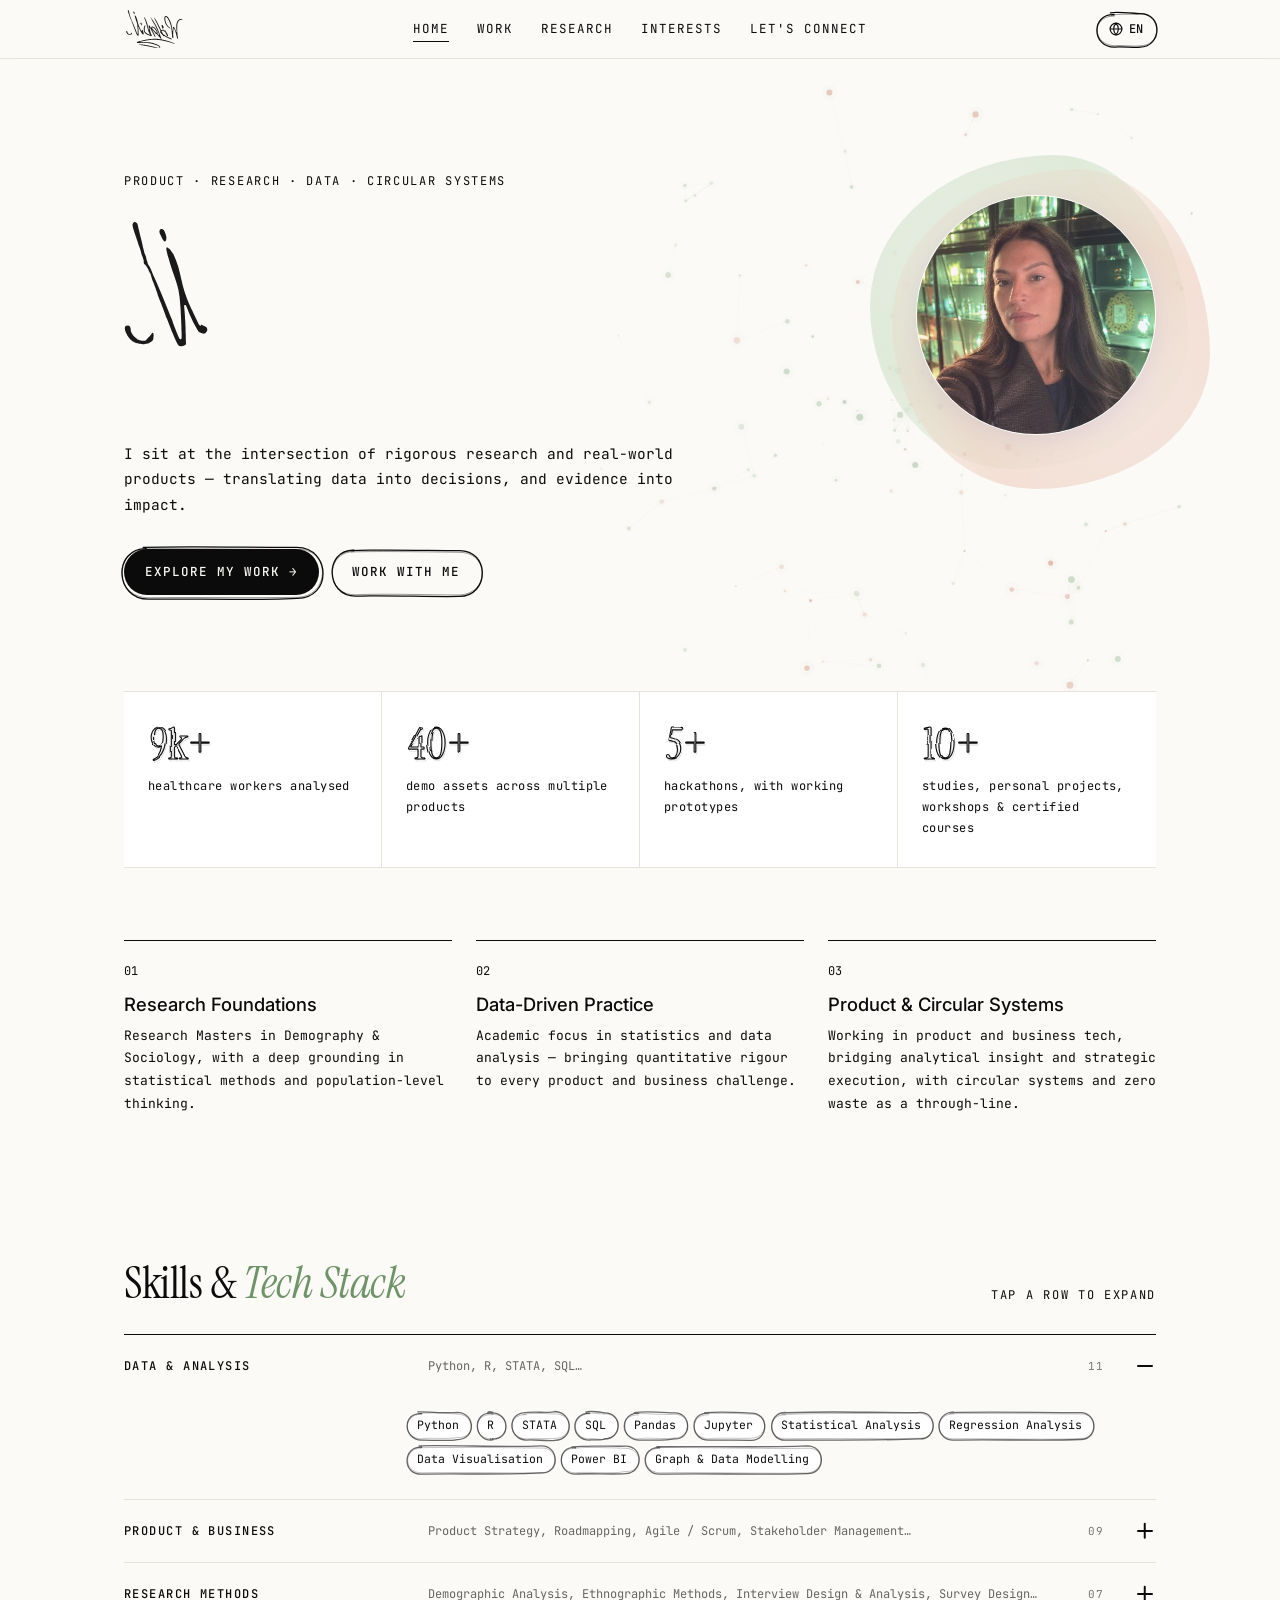
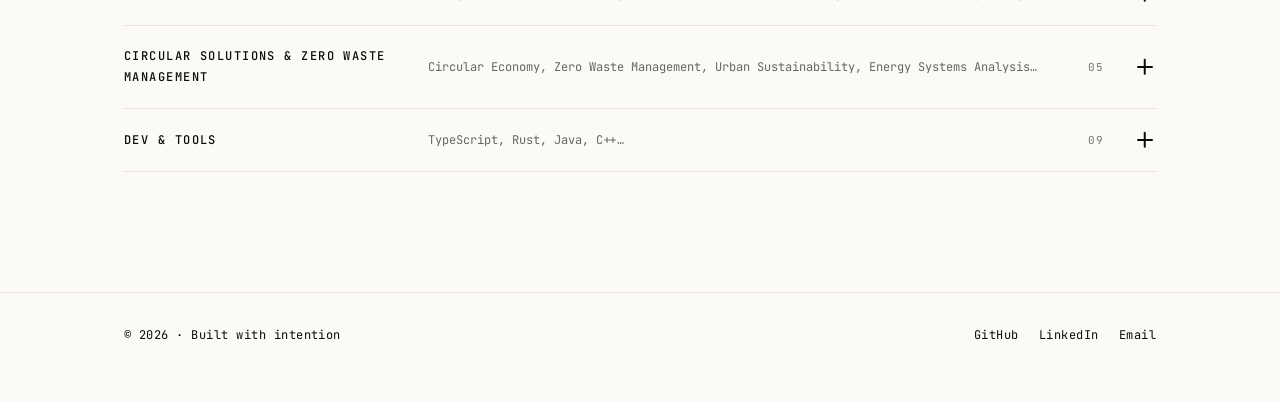
<file: index.html>
<!DOCTYPE html>
<html lang="en">
<head>
  <meta charset="UTF-8"/>
  <meta name="viewport" content="width=device-width, initial-scale=1.0"/>
  <title>Michella Voughn Warren — Product, Research & Data</title>
  <meta name="description" content="Portfolio of Michella Voughn Warren: product, research, data and circular systems."/>
  <meta name="robots" content="noimageindex"/>
  <link rel="preconnect" href="https://fonts.googleapis.com"/>
  <link href="https://fonts.googleapis.com/css2?family=Inter:wght@300;400;500;600&family=Instrument+Serif:ital@0;1&family=JetBrains+Mono:wght@400;500&display=swap" rel="stylesheet"/>
  <link rel="icon" href="favicon.ico" sizes="any"/>
  <link rel="icon" type="image/png" sizes="32x32" href="assets/favicon-32.png"/>
  <link rel="icon" type="image/png" sizes="16x16" href="assets/favicon-16.png"/>
  <link rel="apple-touch-icon" href="assets/apple-touch-icon.png"/>
  <link rel="stylesheet" href="style.css?v=4"/>
</head>
<body class="page-home">
  <nav>
    <div class="wrap">
      <a href="index.html" class="logo" aria-label="Home">
        <img class="logo-img" src="assets/logo.svg" alt="Michella Warren"/>
      </a>
      <ul>
        <li><a href="index.html" data-i18n="nav_home" class="active">Home</a></li>
        <li><a href="work.html" data-i18n="nav_work">Work</a></li>
        <li><a href="research.html" data-i18n="nav_research">Research</a></li>
        <li><a href="interests.html" data-i18n="nav_interests">Interests</a></li>
        <li><a href="contact.html" data-i18n="nav_connect">Let's Connect</a></li>
      </ul>
    </div>
  </nav>

  <svg width="0" height="0" style="position:absolute" aria-hidden="true" focusable="false"><defs><filter id="rough" x="-10%" y="-10%" width="120%" height="120%"><feTurbulence type="fractalNoise" baseFrequency="0.04" numOctaves="2" seed="3" result="n"/><feDisplacementMap in="SourceGraphic" in2="n" scale="3" xChannelSelector="R" yChannelSelector="G"/></filter></defs></svg>
  <main class="wrap">
    <section class="hero">
      <div>
        <span class="eyebrow" data-i18n="hero_tag">Product · Research · Data · Circular Systems</span>
        <h1 class="hero-name"><img class="hero-signature" src="assets/signature-animated.svg" alt="Michella Warren" width="300"/></h1>
        <p class="lead" data-i18n="hero_subtitle">I sit at the intersection of rigorous research and real-world products — translating data into decisions, and evidence into impact.</p>
        <div class="hero-actions">
          <a href="work.html" class="btn" data-i18n="btn_explore">Explore My Work →</a>
          <a href="contact.html" class="btn ghost">Work with me</a>
        </div>
      </div>
      <div class="profile-wrap">
        <span class="profile-blob" aria-hidden="true"></span>
        <div class="profile-frame">
          <img src="assets/profile.jpg" alt="Michella Warren" class="profile-photo"/>
        </div>
      </div>
    </section>

    <div class="metrics">
      <div class="metric"><svg class="num hand" role="img" aria-label="9k+" viewBox="0 0 100 56"><text x="2" y="46" fill="none" stroke="#0B0B0B" stroke-width="1.3" stroke-linejoin="round">9k+</text><text class="t2" x="3.5" y="47.5" fill="none" stroke="#0B0B0B" stroke-width=".8" stroke-opacity=".4" stroke-linejoin="round">9k+</text></svg><div class="lbl">healthcare workers analysed</div></div>
      <div class="metric"><svg class="num hand" role="img" aria-label="40+" viewBox="0 0 100 56"><text x="2" y="46" fill="none" stroke="#0B0B0B" stroke-width="1.3" stroke-linejoin="round">40+</text><text class="t2" x="3.5" y="47.5" fill="none" stroke="#0B0B0B" stroke-width=".8" stroke-opacity=".4" stroke-linejoin="round">40+</text></svg><div class="lbl">demo assets across multiple products</div></div>
      <div class="metric"><svg class="num hand" role="img" aria-label="5+" viewBox="0 0 100 56"><text x="2" y="46" fill="none" stroke="#0B0B0B" stroke-width="1.3" stroke-linejoin="round">5+</text><text class="t2" x="3.5" y="47.5" fill="none" stroke="#0B0B0B" stroke-width=".8" stroke-opacity=".4" stroke-linejoin="round">5+</text></svg><div class="lbl">hackathons, with working prototypes</div></div>
      <div class="metric"><svg class="num hand" role="img" aria-label="10+" viewBox="0 0 100 56"><text x="2" y="46" fill="none" stroke="#0B0B0B" stroke-width="1.3" stroke-linejoin="round">10+</text><text class="t2" x="3.5" y="47.5" fill="none" stroke="#0B0B0B" stroke-width=".8" stroke-opacity=".4" stroke-linejoin="round">10+</text></svg><div class="lbl">studies, personal projects, workshops &amp; certified courses</div></div>
    </div>

    <section class="block">
      <div class="pillars">
        <div class="pillar"><span class="n">01</span><h3 data-i18n="about_01_title">Research Foundations</h3>
          <p>Research Masters in Demography &amp; Sociology, with a deep grounding in statistical methods and population-level thinking.</p></div>
        <div class="pillar"><span class="n">02</span><h3 data-i18n="about_02_title">Data-Driven Practice</h3>
          <p data-i18n="about_02_text">Academic focus in statistics and data analysis — bringing quantitative rigour to every product and business challenge.</p></div>
        <div class="pillar"><span class="n">03</span><h3 data-i18n="about_03_title">Product &amp; Circular Systems</h3>
          <p>Working in product and business tech, bridging analytical insight and strategic execution, with circular systems and zero waste as a through-line.</p></div>
      </div>
    </section>

    <section class="block skills-home">
      <div class="section-head"><h2>Skills &amp; <em>Tech Stack</em></h2><span class="eyebrow">Tap a row to expand</span></div>
      <div class="acc">
        <details name="skills" open>
          <summary><span class="g-name">Data & Analysis</span><span class="g-preview">Python, R, STATA, SQL…</span><span class="g-count">11</span><span class="g-icon" aria-hidden="true"></span></summary>
          <div class="panel"><div class="chips"><span class="chip ">Python</span><span class="chip ">R</span><span class="chip ">STATA</span><span class="chip ">SQL</span><span class="chip ">Pandas</span><span class="chip ">Jupyter</span><span class="chip ">Statistical Analysis</span><span class="chip ">Regression Analysis</span><span class="chip ">Data Visualisation</span><span class="chip ">Power BI</span><span class="chip ">Graph & Data Modelling</span></div></div>
        </details>
        <details name="skills">
          <summary><span class="g-name">Product & Business</span><span class="g-preview">Product Strategy, Roadmapping, Agile / Scrum, Stakeholder Management…</span><span class="g-count">09</span><span class="g-icon" aria-hidden="true"></span></summary>
          <div class="panel"><div class="chips"><span class="chip ">Product Strategy</span><span class="chip ">Roadmapping</span><span class="chip ">Agile / Scrum</span><span class="chip ">Stakeholder Management</span><span class="chip ">User Research</span><span class="chip ">Jira</span><span class="chip ">Confluence</span><span class="chip ">Asana</span><span class="chip ">Figma</span></div></div>
        </details>
        <details name="skills">
          <summary><span class="g-name">Research Methods</span><span class="g-preview">Demographic Analysis, Ethnographic Methods, Interview Design & Analysis, Survey Design…</span><span class="g-count">07</span><span class="g-icon" aria-hidden="true"></span></summary>
          <div class="panel"><div class="chips"><span class="chip ">Demographic Analysis</span><span class="chip ">Ethnographic Methods</span><span class="chip ">Interview Design & Analysis</span><span class="chip ">Survey Design</span><span class="chip ">Mixed Methods</span><span class="chip ">Systematic Literature Review</span><span class="chip ">Academic Writing</span></div></div>
        </details>
        <details name="skills">
          <summary><span class="g-name">Circular Solutions & Zero Waste Management</span><span class="g-preview">Circular Economy, Zero Waste Management, Urban Sustainability, Energy Systems Analysis…</span><span class="g-count">05</span><span class="g-icon" aria-hidden="true"></span></summary>
          <div class="panel"><div class="chips"><span class="chip ">Circular Economy</span><span class="chip ">Zero Waste Management</span><span class="chip ">Urban Sustainability</span><span class="chip ">Energy Systems Analysis</span><span class="chip ">Spatial Analysis (QGIS)</span></div></div>
        </details>
        <details name="skills">
          <summary><span class="g-name">Dev & Tools</span><span class="g-preview">TypeScript, Rust, Java, C++…</span><span class="g-count">09</span><span class="g-icon" aria-hidden="true"></span></summary>
          <div class="panel"><div class="chips"><span class="chip ">TypeScript</span><span class="chip ">Rust</span><span class="chip ">Java</span><span class="chip ">C++</span><span class="chip ">GitHub</span><span class="chip ">Vercel</span><span class="chip ">Google Cloud</span><span class="chip ">Notion</span><span class="chip ">Microsoft 365</span></div></div>
        </details>
      </div>
    </section>
  </main>

  <footer>
    <div class="wrap">
      <span data-i18n="footer_copy">© 2026 · Built with intention</span>
      <div class="footer-links">
        <a href="https://github.com/Michella-stack" target="_blank" rel="noopener">GitHub</a>
        <a href="https://www.linkedin.com/in/michellavwarren/" target="_blank" rel="noopener">LinkedIn</a>
        <a href="mailto:warrenmichella@gmail.com">Email</a>
      </div>
    </div>
  </footer>
  <canvas id="celestial-canvas" style="position:fixed;top:0;left:0;width:100%;height:100%;pointer-events:none;z-index:0;opacity:0.55;"></canvas>
  <script>
  (function() {
    const canvas = document.getElementById('celestial-canvas');
    const ctx = canvas.getContext('2d');

    const CONFIG = {
      primaryColor: '#8FAF8A',   /* sage green — work page style */
      accentColor:  '#C47A5A',   /* terracotta accent */
      clusterBias:  'right',
      count:        120,
      baseSpeed:    0.32,
    };

    let W, H, dots = [], mouse = { x: -999, y: -999 };

    function hexToRgb(hex) {
      const r = parseInt(hex.slice(1,3),16);
      const g = parseInt(hex.slice(3,5),16);
      const b = parseInt(hex.slice(5,7),16);
      return `${r},${g},${b}`;
    }

    function clusterOrigin() {
      switch(CONFIG.clusterBias) {
        case 'center':       return { x: W*0.5,  y: H*0.5 };
        case 'right':        return { x: W*0.72, y: H*0.45 };
        case 'bottom-right': return { x: W*0.75, y: H*0.72 };
        case 'top-left':     return { x: W*0.25, y: H*0.3 };
        case 'bottom':       return { x: W*0.5,  y: H*0.8 };
        default:             return { x: W * (0.2 + Math.random()*0.6), y: H * (0.2 + Math.random()*0.6) };
      }
    }

    function makeDot(origin) {
      const angle  = Math.random() * Math.PI * 2;
      const spread = Math.random() * Math.min(W, H) * 0.38;
      const isAccent = Math.random() < 0.28;
      const size = 0.8 + Math.random() * 2.8;
      return {
        x:  origin.x + Math.cos(angle) * spread,
        y:  origin.y + Math.sin(angle) * spread,
        ox: origin.x + Math.cos(angle) * spread,
        oy: origin.y + Math.sin(angle) * spread,
        vx: (Math.random() - 0.5) * CONFIG.baseSpeed,
        vy: (Math.random() - 0.5) * CONFIG.baseSpeed,
        r:  size,
        color: isAccent ? CONFIG.accentColor : CONFIG.primaryColor,
        alpha: 0.32 + Math.random() * 0.55,
        phase: Math.random() * Math.PI * 2,
        // physics
        mass: 0.5 + Math.random() * 1.5,
        connected: [],
      };
    }

    function resize() {
      W = canvas.width  = window.innerWidth;
      H = canvas.height = window.innerHeight;
      const origin = clusterOrigin();
      dots = [];
      for (let i = 0; i < CONFIG.count; i++) dots.push(makeDot(origin));
      // Pre-calculate connections (static constellation lines between nearby dots)
      dots.forEach((d, i) => {
        d.connected = [];
        dots.forEach((d2, j) => {
          if (i === j) return;
          const dist = Math.hypot(d.x - d2.x, d.y - d2.y);
          if (dist < 90 && d.connected.length < 3) d.connected.push(j);
        });
      });
    }

    // Track mouse velocity for momentum
    let lastMX = -999, lastMY = -999, mvx = 0, mvy = 0, mvSmooth = 0;

    function tick(t) {
      ctx.clearRect(0, 0, W, H);

      // Smooth mouse velocity
      const rawMvx = (mouse.x - lastMX) * 0.3;
      const rawMvy = (mouse.y - lastMY) * 0.3;
      mvSmooth = Math.min(Math.hypot(rawMvx, rawMvy) * 0.4, 4); // cap momentum
      mvx = rawMvx; mvy = rawMvy;
      lastMX = mouse.x; lastMY = mouse.y;

      dots.forEach((d, i) => {
        d.phase += 0.004;
        const drift = Math.sin(d.phase) * 0.15;

        // Gentle gravity back to origin — slow restoration
        d.vx += (d.ox - d.x) * 0.00012 / d.mass;
        d.vy += (d.oy - d.y) * 0.00012 / d.mass;

        // Mouse: gentle repulsion + slow momentum transfer
        const mdx = d.x - mouse.x;
        const mdy = d.y - mouse.y;
        const mdist = Math.hypot(mdx, mdy);
        if (mdist < 160 && mdist > 0) {
          const force = (160 - mdist) / 160;
          // Soft repulsion — slower, more delayed
          d.vx += (mdx / mdist) * force * 0.35;
          d.vy += (mdy / mdist) * force * 0.35;
          // Momentum transfer only when mouse moves fast
          if (mvSmooth > 1.5) {
            d.vx += mvx * force * 0.08;
            d.vy += mvy * force * 0.08;
          }
        }

        // Stronger damping — slower decay = more delay in reaction
        d.vx *= 0.96; d.vy *= 0.96;
        d.x += d.vx + drift * 0.3;
        d.y += d.vy + drift * 0.2;

        // Constellation lines
        d.connected.forEach(j => {
          const d2 = dots[j];
          const ld = Math.hypot(d.x-d2.x, d.y-d2.y);
          const la = Math.max(0,(1-ld/100)*0.13);
          ctx.beginPath(); ctx.moveTo(d.x,d.y); ctx.lineTo(d2.x,d2.y);
          ctx.strokeStyle=`rgba(${hexToRgb(d.color)},${la})`; ctx.lineWidth=0.5; ctx.stroke();
        });

        // Draw as crisp small particle — NO large bubble radius, just dot + faint glow
        const vel = Math.hypot(d.vx, d.vy);
        const excite = Math.min(1, vel / 2.5);
        const twinkle = 0.88 + Math.sin(d.phase * 2.3) * 0.12;
        // Core dot — keep tight
        ctx.beginPath();
        ctx.arc(d.x, d.y, d.r * twinkle, 0, Math.PI * 2);
        ctx.fillStyle = `rgba(${hexToRgb(d.color)},${Math.min(0.92, d.alpha * twinkle)})`;
        ctx.fill();
        // Faint glow only — not a bubble, just a soft halo
        if (d.r > 1.2 || excite > 0.3) {
          const glowR = d.r * (2.2 + excite * 2.5);
          ctx.beginPath(); ctx.arc(d.x, d.y, glowR, 0, Math.PI*2);
          ctx.fillStyle=`rgba(${hexToRgb(d.color)},${(d.alpha*0.07 + excite*0.06)*twinkle})`;
          ctx.fill();
        }
      });

      requestAnimationFrame(tick);
    }

        window.addEventListener('resize', resize);
    window.addEventListener('mousemove', e => { mouse.x = e.clientX; mouse.y = e.clientY; });
    window.addEventListener('mouseleave', () => { mouse.x = -999; mouse.y = -999; });

    resize();
    requestAnimationFrame(tick);
  })();
  </script>
  <script src="protect.js"></script>
  <script>
  /* Home: the photo sits level with the signature (mirrored in Arabic). Scrolling dissolves BOTH the photo and the signature into particles. */
  (function () {
    const hero = document.querySelector('.hero'), wrap = document.querySelector('.profile-wrap'),
          frame = wrap && wrap.querySelector('.profile-frame'), blob = wrap && wrap.querySelector('.profile-blob'),
          img = wrap && wrap.querySelector('img'), sig = document.querySelector('.hero-signature'),
          strip = document.querySelector('.metrics') || hero;
    if (!hero || !wrap || !sig) return;
    const reduce = matchMedia('(prefers-reduced-motion: reduce)').matches;
    const mobile = () => innerWidth <= 860;
    const clamp = (v, a, b) => Math.max(a, Math.min(b, v)), smooth = v => v * v * (3 - 2 * v);
    let D = 240, dust = null, ctx = null, photoDots = [], sigDots = [], photoReady = false, sigReady = false, fx = 0, fy = 0;

    function place() {
      if (mobile()) {
        wrap.classList.remove('placed', 'fixed'); wrap.style.cssText = ''; frame.style.cssText = ''; blob.style.cssText = ''; sig.style.opacity = '';
        if (dust) dust.style.display = 'none'; return;
      }
      D = wrap.offsetWidth;
      const rtl = document.documentElement.dir === 'rtl';
      const m = strip.getBoundingClientRect(), s = sig.getBoundingClientRect(), h = hero.getBoundingClientRect();
      const x = rtl ? m.left : m.right - D, y = s.top + s.height / 2 - D / 2;
      fx = x; fy = y + sy();
      if (reduce) { wrap.style.position = 'absolute'; wrap.style.left = (x - h.left) + 'px'; wrap.style.top = (y - h.top) + 'px'; }
      else { wrap.classList.add('fixed'); wrap.style.left = x + 'px'; wrap.style.top = fy + 'px'; }
      if (dust) { dust.width = innerWidth; dust.height = innerHeight; }
      wrap.classList.add('placed'); update();
    }

    function ensureCanvas() {
      if (dust || reduce) return;
      dust = document.createElement('canvas'); dust.className = 'profile-dust'; dust.setAttribute('aria-hidden', 'true');
      dust.width = innerWidth; dust.height = innerHeight; document.body.appendChild(dust); ctx = dust.getContext('2d');
    }

    function buildPhoto() {
      if (reduce || !img) return;
      try {
        const N = 46, off = document.createElement('canvas'); off.width = off.height = N;
        const o = off.getContext('2d'); o.drawImage(img, 0, 0, N, N);
        const px = o.getImageData(0, 0, N, N).data, cell = 240 / N, c0 = N / 2;
        photoDots = [];
        for (let j = 0; j < N; j++) for (let i = 0; i < N; i++) {
          const dx = i + .5 - c0, dy = j + .5 - c0, r = Math.hypot(dx, dy);
          if (r > c0) continue;
          const k = (j * N + i) * 4;
          photoDots.push({ gx: (i + .5) * cell, gy: (j + .5) * cell, rgb: [px[k], px[k + 1], px[k + 2]],
            size: cell * (.55 + Math.random() * .3), ang: Math.atan2(dy, dx) + (Math.random() - .5) * 1.3,
            dist: 50 + Math.random() * 190, rise: 20 + Math.random() * 70, delay: clamp(Math.random() * .55 + (r / c0) * .2, 0, .8) });
        }
        ensureCanvas(); photoReady = true; place();
      } catch (e) { photoReady = false; }
    }

    function buildSig() {
      if (reduce || mobile()) return;
      const s = sig.getBoundingClientRect(); if (!s.width) return;
      const ink = new Image();
      ink.onload = () => {
        try {
          const w = Math.round(s.width), h = Math.round(s.height), off = document.createElement('canvas');
          off.width = w; off.height = h;
          const o = off.getContext('2d'); o.drawImage(ink, 0, 0, w, h);
          const px = o.getImageData(0, 0, w, h).data; sigDots = [];
          for (let y = 0; y < h; y += 3) for (let x = 0; x < w; x += 3) {
            if (px[(y * w + x) * 4 + 3] < 110 || Math.random() < .22) continue;
            sigDots.push({ gx: x + (Math.random() - .5) * 2, gy: y + (Math.random() - .5) * 2, size: .6 + Math.random() * 1.7,
              ang: Math.random() * 6.2832, dist: 30 + Math.random() * 170, rise: 6 + Math.random() * 60, delay: Math.random() * .6 });
          }
          ensureCanvas(); sigReady = true; update();
        } catch (e) { sigReady = false; }
      };
      ink.src = 'assets/logo.svg';
    }

    const sy = () => Math.max(0, window.pageYOffset || document.documentElement.scrollTop || document.body.scrollTop || 0);
    function update() {
      if (mobile() || reduce) { if (dust) dust.style.display = 'none'; return; }
      const p = clamp(sy() / Math.max(320, innerHeight * .6), 0, 1);
      const cross = smooth(clamp(p * 5, 0, 1));
      const op = photoReady ? 1 - cross : 1 - smooth(p);
      frame.style.opacity = op; blob.style.opacity = op;
      frame.style.transform = 'scale(' + (1 - .3 * cross) + ')';
      sig.style.opacity = sigReady ? 1 - cross : 1 - smooth(p);
      if (!dust) return;
      if (!(p > 0 && p < 1)) { dust.style.display = 'none'; return; }
      dust.style.display = 'block'; ctx.clearRect(0, 0, dust.width, dust.height);
      const shrink = 1 - .45 * smooth(p), cx = fx + D / 2, cy = fy + D / 2;   // photo is pinned
      const paint = (x0, y0, d, rgb, scale, cxm, cym, shr) => {
        const t = clamp((p - d.delay * .55) / .45, 0, 1), e = t * t;
        const bx = cxm + (x0 - cxm) * shr, by = cym + (y0 - cym) * shr;
        const x = bx + Math.cos(d.ang) * d.dist * e, y = by + Math.sin(d.ang) * d.dist * e - d.rise * e;
        const mix = e * .65, r = rgb[0] * (1 - mix) + 143 * mix, g = rgb[1] * (1 - mix) + 175 * mix, b = rgb[2] * (1 - mix) + 138 * mix;
        ctx.fillStyle = 'rgba(' + (r | 0) + ',' + (g | 0) + ',' + (b | 0) + ',' + (cross * (1 - t)).toFixed(3) + ')';
        ctx.beginPath(); ctx.arc(x, y, Math.max(.4, d.size * (1 - .7 * e)), 0, 6.2832); ctx.fill();
      };
      if (photoReady) for (const d of photoDots) paint(fx + d.gx, fy + d.gy, d, d.rgb, 1, cx, cy, shrink);
      if (sigReady) {
        const s = sig.getBoundingClientRect(), sx = s.left + s.width / 2, sy = s.top + s.height / 2, ink = [26, 26, 26];
        for (const d of sigDots) paint(s.left + d.gx, s.top + d.gy, d, ink, 1, sx, sy, 1 - .2 * smooth(p));
      }
    }

    let raf = null, rt = null;
    let settle = null;
    const onScroll = () => {
      if (!raf) raf = requestAnimationFrame(() => { raf = null; update(); });
      clearTimeout(settle); settle = setTimeout(update, 140);   // mobile webviews can miss the last scroll event: re-check once scrolling stops
    };
    addEventListener('scroll', onScroll, { passive: true, capture: true });
    addEventListener('touchmove', onScroll, { passive: true }); addEventListener('touchend', onScroll, { passive: true });
    addEventListener('scrollend', update); addEventListener('pageshow', update);
    document.addEventListener('visibilitychange', update);
    const again = () => { place(); clearTimeout(rt); rt = setTimeout(buildSig, 250); };
    addEventListener('resize', again); addEventListener('orientationchange', again); addEventListener('load', again); sig.addEventListener('load', again);
    if (document.fonts && document.fonts.ready) document.fonts.ready.then(again);
    if ('ResizeObserver' in window) new ResizeObserver(place).observe(hero);
    new MutationObserver(place).observe(document.documentElement, { attributes: true, attributeFilter: ['dir'] });
    place(); buildSig();
    if (img.complete) buildPhoto(); else img.addEventListener('load', buildPhoto);
  })();
  </script>
  <script src="pills.js"></script>
  <script src="translations.js"></script>
  <script src="i18n-extra.js"></script>
</body>
</html>
</file>
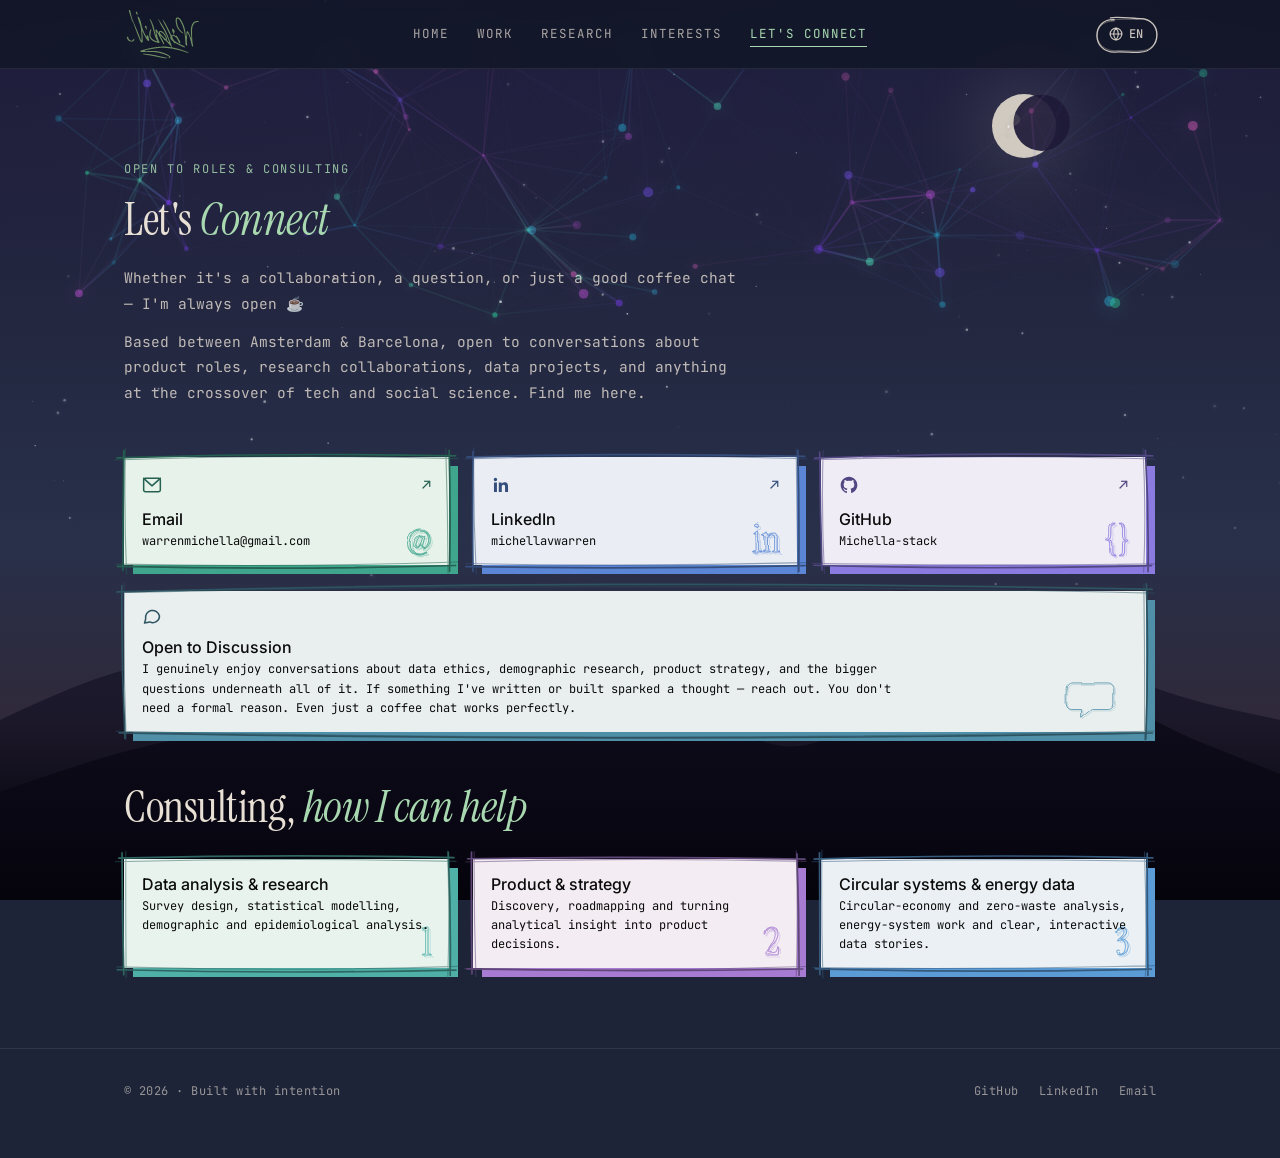
<file: contact.html>
<!DOCTYPE html>
<html lang="en">
<head>
  <meta charset="UTF-8"/>
  <meta name="viewport" content="width=device-width, initial-scale=1.0"/>
  <title>Let's Connect — Michella Voughn Warren</title>
  <meta name="description" content="Contact and consulting enquiries."/>
  <meta name="robots" content="noimageindex"/>
  <link rel="preconnect" href="https://fonts.googleapis.com"/>
  <link href="https://fonts.googleapis.com/css2?family=Inter:wght@300;400;500;600&family=Instrument+Serif:ital@0;1&family=JetBrains+Mono:wght@400;500&display=swap" rel="stylesheet"/>
  <link rel="icon" href="favicon.ico" sizes="any"/>
  <link rel="icon" type="image/png" sizes="32x32" href="assets/favicon-32.png"/>
  <link rel="icon" type="image/png" sizes="16x16" href="assets/favicon-16.png"/>
  <link rel="apple-touch-icon" href="assets/apple-touch-icon.png"/>
  <link rel="stylesheet" href="style.css?v=4"/>
  <style>

    /* ── Connect: dark evening sky ── */
    body.page-connect { background: #1E2438; color: #E8E0D5; }
    body.page-connect nav { background: rgba(18,22,38,.82); border-bottom-color: rgba(255,255,255,.08); }
    body.page-connect .logo { color: rgba(232,224,213,.9); }
    body.page-connect nav ul a { color: rgba(232,224,213,.7); }
    body.page-connect nav #lang-toggle { color: rgba(232,224,213,.85); }
    body.page-connect nav ul a:hover, body.page-connect nav ul a.active { color: #A8D8B0; border-bottom-color: #A8D8B0; }
    body.page-connect .eyebrow { color: rgba(168,216,176,.85); }
    body.page-connect h1 { color: #E8E0D5; }
    body.page-connect h1 em { color: #A8D8B0; }
    body.page-connect .lead { color: rgba(232,224,213,.8); }
    body.page-connect h2 { color: #E8E0D5; }
    body.page-connect h2 em { color: #A8D8B0; }
    body.page-connect footer { border-top-color: rgba(255,255,255,.08); }
    body.page-connect footer .wrap { color: rgba(232,224,213,.6); }
    body.page-connect footer a:hover { color: #A8D8B0; }
    body.page-connect .page-hero, body.page-connect .tiles, body.page-connect .block, body.page-connect footer { position: relative; z-index: 2; }
    body.page-connect .block { padding: 20px 0 0; }
    body.page-connect .block .section-head { margin-bottom: 24px; }

    /* A light tint of the card's own colour sits on top of a solid layer in the full colour.
       The outline (drawn by pills.js) is a darker shade of that same colour. */
    .tile, .deck .card {
      --c: #888;
      --face: #f6f1e8;
      --face: color-mix(in srgb, var(--c) 13%, #fffdf8);
      --edge: color-mix(in srgb, var(--c) 58%, #000);
      position: relative; border-radius: 0; overflow: visible;
      background: var(--face); color: #0B0B0B;
      box-shadow: 9px 9px 0 0 var(--c);
    }
    .tile .clip, .deck .card .clip { position: absolute; inset: 0; overflow: hidden; pointer-events: none; }
    .tile .big, .deck .card .big { position: absolute; right: 12px; bottom: -14px; font-family: var(--font-display); line-height: 1; color: var(--c); opacity: .2; user-select: none; }

    .tiles { display: grid; grid-template-columns: repeat(3, 1fr); gap: 26px 24px; padding: 4px 10px 32px 0; }
    .tile { display: flex; flex-direction: column; gap: 3px; padding: 15px 18px 14px; min-height: 96px; text-decoration: none; transition: transform .3s cubic-bezier(.2,.7,.2,1), box-shadow .3s cubic-bezier(.2,.7,.2,1); }
    .tile .num { position: absolute; right: 14px; bottom: 8px; width: 84px; height: 50px; overflow: visible; pointer-events: none; }
    .tile .num text { font-family: var(--font-display); font-size: 56px; fill: none; stroke: var(--c); stroke-width: 1.4; stroke-linejoin: round; filter: url(#rough); opacity: .8; }
    .tile .num .t2 { stroke-width: .9; opacity: .4; }
    .tile .num.bubble path { fill: none; stroke: var(--c); stroke-width: 1.4; stroke-linejoin: round; filter: url(#rough); opacity: .8; }
    .tile .num.bubble .t2 { stroke-width: .9; opacity: .4; }
    .tile h3 { font-family: var(--font-sans); font-weight: 500; font-size: 1rem; line-height: 1.25; position: relative; }
    .tile p { margin: 0; font-size: 12px; line-height: 1.6; color: #0B0B0B; position: relative; }
    .tile .top { display: flex; align-items: center; justify-content: space-between; margin-bottom: 8px; color: var(--edge); position: relative; }
    .tile .ico svg { display: block; }
    .tile .arrow { font-size: 15px; transition: transform .3s; }
    a.tile:hover { transform: translate(-3px, -3px); box-shadow: 12px 12px 0 0 var(--c); }
    a.tile:hover .arrow { transform: translate(3px, -3px); }
    a.tile:focus-visible { outline: 2px solid var(--edge); outline-offset: 5px; }
    .tile.span3 { grid-column: span 3; min-height: 0; }
    html[dir="rtl"] .tile { box-shadow: -9px 9px 0 0 var(--c); }
    html[dir="rtl"] a.tile:hover { box-shadow: -12px 12px 0 0 var(--c); }
    html[dir="rtl"] .tile .num { right: auto; left: 12px; }
    .tile.span3 p { max-width: 78%; }
    @media (max-width: 860px) { .tiles { grid-template-columns: 1fr; padding-right: 10px; } .tile.span3 { grid-column: auto; } .tile.span3 p { max-width: none; } }


    /* ── Aurora canvas: ORIGINAL CODE, unchanged ── */
    /* Aurora canvas — full background */
    #aurora-canvas {
      position: fixed;
      left: 0; top: 0;
      width: 100%; height: 100%;
      pointer-events: none;
      z-index: 0;
    }
  </style>
</head>
<body class="page-connect">
  <nav>
    <div class="wrap">
      <a href="index.html" class="logo" aria-label="Home">
        <img class="logo-img" src="assets/logo-sage.svg" alt="Michella Warren"/>
      </a>
      <ul>
        <li><a href="index.html" data-i18n="nav_home">Home</a></li>
        <li><a href="work.html" data-i18n="nav_work">Work</a></li>
        <li><a href="research.html" data-i18n="nav_research">Research</a></li>
        <li><a href="interests.html" data-i18n="nav_interests">Interests</a></li>
        <li><a href="contact.html" data-i18n="nav_connect" class="active">Let's Connect</a></li>
      </ul>
    </div>
  </nav>

  <svg width="0" height="0" style="position:absolute" aria-hidden="true" focusable="false"><defs><filter id="rough" x="-10%" y="-10%" width="120%" height="120%"><feTurbulence type="fractalNoise" baseFrequency="0.04" numOctaves="2" seed="3" result="n"/><feDisplacementMap in="SourceGraphic" in2="n" scale="4.5" xChannelSelector="R" yChannelSelector="G"/></filter></defs></svg>
  <main class="wrap">
    <header class="page-hero">
      <span class="eyebrow">Open to roles &amp; consulting</span>
      <h1><span data-i18n="connect_h1a">Let's </span><em data-i18n="connect_h1b">Connect</em></h1>
      <p class="lead" data-i18n="connect_p1">Whether it's a collaboration, a question, or just a good coffee chat — I'm always open ☕</p>
      <p class="lead" style="margin-top:.8rem" data-i18n="connect_p2">Based between Amsterdam &amp; Barcelona, open to conversations about product roles, research collaborations, data projects, and anything at the crossover of tech and social science. Find me here.</p>
    </header>
    <section class="tiles">
      <a class="tile link" href="mailto:warrenmichella@gmail.com" style="--c:#3FA58C">
        <svg class="num" viewBox="0 0 120 70" aria-hidden="true"><text x="116" y="64" text-anchor="end">@</text><text class="t2" x="118" y="66" text-anchor="end">@</text></svg>
        <div class="top"><span class="ico"><svg width="20" height="20" viewBox="0 0 24 24" fill="none" stroke="currentColor" stroke-width="1.8" stroke-linecap="round" stroke-linejoin="round"><rect x="2" y="4" width="20" height="16" rx="2"/><polyline points="2,4 12,13 22,4"/></svg></span><span class="arrow" aria-hidden="true">↗</span></div>
        <h3>Email</h3>
        <p>warrenmichella@gmail.com</p>
      </a>
      <a class="tile link" href="https://www.linkedin.com/in/michellavwarren/" target="_blank" rel="noopener" style="--c:#5B86D6">
        <svg class="num" viewBox="0 0 120 70" aria-hidden="true"><text x="116" y="64" text-anchor="end">in</text><text class="t2" x="118" y="66" text-anchor="end">in</text></svg>
        <div class="top"><span class="ico"><svg width="20" height="20" viewBox="0 0 24 24" fill="currentColor"><path d="M20.447 20.452h-3.554v-5.569c0-1.328-.027-3.037-1.852-3.037-1.853 0-2.136 1.445-2.136 2.939v5.667H9.351V9h3.414v1.561h.046c.477-.9 1.637-1.85 3.37-1.85 3.601 0 4.267 2.37 4.267 5.455v6.286zM5.337 7.433a2.062 2.062 0 0 1-2.063-2.065 2.064 2.064 0 1 1 2.063 2.065zm1.782 13.019H3.555V9h3.564v11.452z"/></svg></span><span class="arrow" aria-hidden="true">↗</span></div>
        <h3>LinkedIn</h3>
        <p>michellavwarren</p>
      </a>
      <a class="tile link" href="https://github.com/Michella-stack" target="_blank" rel="noopener" style="--c:#8B7BE0">
        <svg class="num" viewBox="0 0 120 70" aria-hidden="true"><text x="116" y="64" text-anchor="end">{}</text><text class="t2" x="118" y="66" text-anchor="end">{}</text></svg>
        <div class="top"><span class="ico"><svg width="20" height="20" viewBox="0 0 24 24" fill="currentColor"><path d="M12 2C6.477 2 2 6.477 2 12c0 4.418 2.865 8.166 6.839 9.489.5.092.682-.217.682-.482 0-.237-.009-.868-.013-1.703-2.782.604-3.369-1.34-3.369-1.34-.454-1.154-1.11-1.462-1.11-1.462-.908-.62.069-.608.069-.608 1.003.07 1.531 1.03 1.531 1.03.892 1.529 2.341 1.087 2.91.832.092-.647.35-1.088.636-1.338-2.22-.253-4.555-1.11-4.555-4.943 0-1.091.39-1.984 1.029-2.683-.103-.253-.446-1.27.098-2.647 0 0 .84-.269 2.75 1.025A9.578 9.578 0 0 1 12 6.836c.85.004 1.705.115 2.504.337 1.909-1.294 2.747-1.025 2.747-1.025.546 1.377.203 2.394.1 2.647.64.699 1.028 1.592 1.028 2.683 0 3.842-2.339 4.687-4.566 4.935.359.309.678.919.678 1.852 0 1.336-.012 2.415-.012 2.743 0 .267.18.578.688.48C19.138 20.163 22 16.418 22 12c0-5.523-4.477-10-10-10z"/></svg></span><span class="arrow" aria-hidden="true">↗</span></div>
        <h3>GitHub</h3>
        <p>Michella-stack</p>
      </a>
      <article class="tile span3" style="--c:#4F8FA8">
        <svg class="num bubble" viewBox="0 0 120 70" aria-hidden="true"><path d="M34 12h52a8 8 0 0 1 8 8v22a8 8 0 0 1-8 8H62l-14 11V50H34a8 8 0 0 1-8-8V20a8 8 0 0 1 8-8z"/><path class="t2" d="M36 14h52a8 8 0 0 1 8 8v22a8 8 0 0 1-8 8H64l-14 11V52H36a8 8 0 0 1-8-8V22a8 8 0 0 1 8-8z"/></svg>
        <div class="top"><span class="ico"><svg width="20" height="20" viewBox="0 0 24 24" fill="none" stroke="currentColor" stroke-width="1.8" stroke-linecap="round" stroke-linejoin="round"><path d="M21 12a8 8 0 0 1-11.6 7.1L3 20.5l1.4-4.9A8 8 0 1 1 21 12z"/></svg></span></div>
        <h3 data-i18n="open_title">Open to Discussion</h3>
        <p data-i18n="open_text">I genuinely enjoy conversations about data ethics, demographic research, product strategy, and the bigger questions underneath all of it. If something I've written or built sparked a thought — reach out. You don't need a formal reason. Even just a coffee chat works perfectly.</p>
      </article>
    </section>
    <section class="block">
      <div class="section-head"><h2>Consulting, <em>how I can help</em></h2></div>
      <div class="tiles">
      <article class="tile " style="--c:#4FB0A8">
        <svg class="num" viewBox="0 0 120 70" aria-hidden="true"><text x="116" y="64" text-anchor="end">1</text><text class="t2" x="118" y="66" text-anchor="end">1</text></svg>
        <h3>Data analysis & research</h3>
        <p>Survey design, statistical modelling, demographic and epidemiological analysis.</p>
      </article>
      <article class="tile " style="--c:#A67BD1">
        <svg class="num" viewBox="0 0 120 70" aria-hidden="true"><text x="116" y="64" text-anchor="end">2</text><text class="t2" x="118" y="66" text-anchor="end">2</text></svg>
        <h3>Product & strategy</h3>
        <p>Discovery, roadmapping and turning analytical insight into product decisions.</p>
      </article>
      <article class="tile " style="--c:#5B9BD6">
        <svg class="num" viewBox="0 0 120 70" aria-hidden="true"><text x="116" y="64" text-anchor="end">3</text><text class="t2" x="118" y="66" text-anchor="end">3</text></svg>
        <h3>Circular systems & energy data</h3>
        <p>Circular-economy and zero-waste analysis, energy-system work and clear, interactive data stories.</p>
      </article>
      </div>
    </section>
  </main>

  <footer>
    <div class="wrap">
      <span data-i18n="footer_copy">© 2026 · Built with intention</span>
      <div class="footer-links">
        <a href="https://github.com/Michella-stack" target="_blank" rel="noopener">GitHub</a>
        <a href="https://www.linkedin.com/in/michellavwarren/" target="_blank" rel="noopener">LinkedIn</a>
        <a href="mailto:warrenmichella@gmail.com">Email</a>
      </div>
    </div>
  </footer>
  <canvas id="aurora-canvas"></canvas>

  <script>
  (function() {
    const canvas = document.getElementById('aurora-canvas');
    const ctx = canvas.getContext('2d');
    let W, H;
    let mouse = { x:-1, y:-1 }, mouseGlow = 0;
    let lastMX=-1, lastMY=-1, mvx=0, mvy=0;

    function hexToRgb(h){return[parseInt(h.slice(1,3),16),parseInt(h.slice(3,5),16),parseInt(h.slice(5,7),16)];}

    const COLS=['#2ED8A0','#7050E8','#28C0E8','#C050D8','#50E8C0','#8040FF','#40C8FF','#E060C0'];

    let stars=[], dots=[];

    function initStars(){
      stars=[];
      for(let i=0;i<200;i++){
        stars.push({
          x:Math.random()*W, y:Math.random()*H*0.65,
          r:0.3+Math.random()*1.1,
          a:0.15+Math.random()*0.55,
          ph:Math.random()*Math.PI*2,
          sp:0.002+Math.random()*0.006,
        });
      }
    }

    function makeDot(){
      const col=COLS[Math.floor(Math.random()*COLS.length)];
      const ox=W*(0.02+Math.random()*0.96);
      const oy=H*(0.03+Math.random()*0.32);
      return{x:ox,y:oy,ox,oy,vx:(Math.random()-0.5)*0.14,vy:(Math.random()-0.5)*0.05,
        r:2+Math.random()*3.5,col,rgb:hexToRgb(col),
        a:0.18+Math.random()*0.35,ph:Math.random()*Math.PI*2,mass:0.5+Math.random()*2,links:[]};
    }

    function resize(){
      W=canvas.width=window.innerWidth;
      H=canvas.height=window.innerHeight;
      initStars();
      dots=[];
      for(let i=0;i<75;i++) dots.push(makeDot());
      const linkDist=W*0.15;
      dots.forEach((d,i)=>{
        d.links=[];
        dots.forEach((d2,j)=>{
          if(i===j)return;
          if(Math.hypot(d.ox-d2.ox,d.oy-d2.oy)<linkDist&&d.links.length<4)d.links.push(j);
        });
      });
    }

    function drawSky(){
      // Lighter dusk — deep indigo-violet fading to dark blue, not near-black
      const sky=ctx.createLinearGradient(0,0,0,H);
      sky.addColorStop(0,  '#1C1A38');  // deep purple-indigo top
      sky.addColorStop(0.3,'#22253E');  // dark blue-violet
      sky.addColorStop(0.6,'#28304A');  // dark slate
      sky.addColorStop(0.82,'#302838'); // dusky mauve horizon
      sky.addColorStop(1,  '#3A2830'); // warm dark earth at bottom
      ctx.fillStyle=sky; ctx.fillRect(0,0,W,H);

      // Cloud-like colour wisps — soft nebular glow bands
      const wisps=[
        {x:0.25,y:0.20,rx:0.45,ry:0.12,c:[80,60,140],a:0.06},
        {x:0.70,y:0.15,rx:0.40,ry:0.10,c:[60,80,160],a:0.05},
        {x:0.50,y:0.35,rx:0.55,ry:0.08,c:[100,60,120],a:0.04},
        {x:0.15,y:0.40,rx:0.30,ry:0.07,c:[60,100,140],a:0.04},
        {x:0.80,y:0.30,rx:0.28,ry:0.09,c:[80,50,100],a:0.05},
      ];
      wisps.forEach(w=>{
        const cx=w.x*W, cy=w.y*H;
        const g=ctx.createRadialGradient(cx,cy,0,cx,cy,w.rx*W);
        g.addColorStop(0,`rgba(${w.c[0]},${w.c[1]},${w.c[2]},${w.a})`);
        g.addColorStop(1,`rgba(${w.c[0]},${w.c[1]},${w.c[2]},0)`);
        ctx.save();
        ctx.scale(1, w.ry/w.rx*H/W*2.5);
        ctx.fillStyle=g;
        ctx.beginPath();
        ctx.arc(cx, cy*(W/(w.ry/w.rx*H/W*2.5*H)), w.rx*W, 0, Math.PI*2);
        ctx.fill();
        ctx.restore();
      });
    }

    function drawMoon(){
      // Crescent moon — upper right area
      const mx=W*0.80, my=H*0.14, mr=32;
      ctx.save();
      // Moon glow halo
      const mg=ctx.createRadialGradient(mx,my,0,mx,my,mr*4);
      mg.addColorStop(0,'rgba(220,215,200,0.12)');
      mg.addColorStop(0.4,'rgba(200,195,180,0.05)');
      mg.addColorStop(1,'rgba(0,0,0,0)');
      ctx.fillStyle=mg; ctx.beginPath(); ctx.arc(mx,my,mr*4,0,Math.PI*2); ctx.fill();
      // Moon disc
      ctx.fillStyle='rgba(230,224,210,0.88)';
      ctx.beginPath(); ctx.arc(mx,my,mr,0,Math.PI*2); ctx.fill();
      // Crescent shadow — slightly offset circle to create crescent
      ctx.fillStyle='rgba(30,26,56,0.92)';
      ctx.beginPath(); ctx.arc(mx+mr*0.55, my-mr*0.1, mr*0.88, 0, Math.PI*2); ctx.fill();
      // Moon surface detail — very faint craters
      ctx.fillStyle='rgba(180,175,160,0.15)';
      ctx.beginPath(); ctx.arc(mx-mr*0.3, my-mr*0.2, mr*0.18, 0, Math.PI*2); ctx.fill();
      ctx.beginPath(); ctx.arc(mx-mr*0.5, my+mr*0.3, mr*0.10, 0, Math.PI*2); ctx.fill();
      ctx.restore();
    }

    function drawStars(){
      stars.forEach(s=>{
        s.ph+=s.sp;
        const twk=0.35+Math.sin(s.ph)*0.65;
        const md=mouse.x>0?Math.hypot(s.x-mouse.x,s.y-mouse.y):9999;
        const mb=md<220?(1-md/220)*0.28*mouseGlow:0;
        ctx.beginPath(); ctx.arc(s.x,s.y,s.r,0,Math.PI*2);
        ctx.fillStyle=`rgba(255,255,255,${Math.min(1,s.a*twk+mb)})`; ctx.fill();
        if(s.r>0.8){
          const g=ctx.createRadialGradient(s.x,s.y,0,s.x,s.y,s.r*5);
          g.addColorStop(0,`rgba(210,225,255,${0.07*twk+mb*0.2})`);
          g.addColorStop(1,'rgba(0,0,0,0)');
          ctx.fillStyle=g; ctx.beginPath(); ctx.arc(s.x,s.y,s.r*5,0,Math.PI*2); ctx.fill();
        }
      });
    }

    function drawAurora(){
      if(mouse.x>0){mvx=(mouse.x-lastMX)*0.2;mvy=(mouse.y-lastMY)*0.18;lastMX=mouse.x;lastMY=mouse.y;}
      const spd=Math.min(Math.hypot(mvx,mvy),3);
      dots.forEach((d,i)=>{
        d.ph+=0.0022;
        const drift=Math.sin(d.ph+i*0.38)*0.09;
        d.vx+=(d.ox-d.x)*0.00008/d.mass;
        d.vy+=(d.oy-d.y)*0.00016/d.mass;
        if(mouse.x>0){
          const mdx=d.x-mouse.x,mdy=d.y-mouse.y,md=Math.hypot(mdx,mdy);
          if(md<180&&md>0){
            const f=(180-md)/180;
            d.vx+=(mdx/md)*f*0.25; d.vy+=(mdy/md)*f*0.14;
            if(spd>1){d.vx+=mvx*f*0.05;d.vy+=mvy*f*0.03;}
          }
        }
        d.vx*=0.975;d.vy*=0.975;
        d.x+=d.vx+drift;d.y+=d.vy;

        d.links.forEach(j=>{
          const d2=dots[j];
          const ld=Math.hypot(d.x-d2.x,d.y-d2.y),maxD=W*0.15;
          if(ld>maxD)return;
          const t=1-ld/maxD,la=t*0.16,lw=0.6+t*2;
          const gr=ctx.createLinearGradient(d.x,d.y,d2.x,d2.y);
          gr.addColorStop(0,`rgba(${d.rgb[0]},${d.rgb[1]},${d.rgb[2]},${la})`);
          gr.addColorStop(1,`rgba(${d2.rgb[0]},${d2.rgb[1]},${d2.rgb[2]},${la})`);
          ctx.beginPath();ctx.moveTo(d.x,d.y);ctx.lineTo(d2.x,d2.y);
          ctx.strokeStyle=gr;ctx.lineWidth=lw;ctx.stroke();
        });

        const vel=Math.hypot(d.vx,d.vy),exc=Math.min(1,vel/1.2);
        const twk=0.75+Math.sin(d.ph*1.6)*0.25+exc*0.3;
        const drawR=d.r*twk;
        ctx.beginPath();ctx.arc(d.x,d.y,drawR,0,Math.PI*2);
        ctx.fillStyle=`rgba(${d.rgb[0]},${d.rgb[1]},${d.rgb[2]},${Math.min(0.80,d.a*twk)})`;ctx.fill();
        const hr=drawR*(4.5+exc*3+mouseGlow*2);
        const ha=(d.a*0.13+exc*0.09+mouseGlow*0.06)*twk;
        const hg=ctx.createRadialGradient(d.x,d.y,0,d.x,d.y,hr);
        hg.addColorStop(0,`rgba(${d.rgb[0]},${d.rgb[1]},${d.rgb[2]},${ha})`);
        hg.addColorStop(0.4,`rgba(${d.rgb[0]},${d.rgb[1]},${d.rgb[2]},${ha*0.3})`);
        hg.addColorStop(1,`rgba(${d.rgb[0]},${d.rgb[1]},${d.rgb[2]},0)`);
        ctx.fillStyle=hg;ctx.beginPath();ctx.arc(d.x,d.y,hr,0,Math.PI*2);ctx.fill();
      });
    }

    function drawMountains(){
      // Visible mountain silhouette — lighter than before so you can see them
      // Layer 1 — far, slightly lighter
      ctx.save();
      ctx.fillStyle='rgba(18,16,34,0.65)';
      ctx.beginPath();ctx.moveTo(0,H);ctx.lineTo(0,H*0.80);
      ctx.bezierCurveTo(W*0.06,H*0.76,W*0.12,H*0.72,W*0.18,H*0.74);
      ctx.bezierCurveTo(W*0.24,H*0.76,W*0.28,H*0.70,W*0.34,H*0.68);
      ctx.bezierCurveTo(W*0.40,H*0.66,W*0.46,H*0.71,W*0.52,H*0.74);
      ctx.bezierCurveTo(W*0.58,H*0.77,W*0.62,H*0.68,W*0.68,H*0.66);
      ctx.bezierCurveTo(W*0.74,H*0.64,W*0.80,H*0.70,W*0.86,H*0.74);
      ctx.bezierCurveTo(W*0.92,H*0.78,W*0.97,H*0.79,W,H*0.80);
      ctx.lineTo(W,H);ctx.closePath();ctx.fill();

      // Layer 2 — foreground, darker
      ctx.fillStyle='rgba(12,10,24,0.82)';
      ctx.beginPath();ctx.moveTo(0,H);ctx.lineTo(0,H*0.88);
      ctx.bezierCurveTo(W*0.08,H*0.84,W*0.16,H*0.80,W*0.23,H*0.82);
      ctx.bezierCurveTo(W*0.30,H*0.84,W*0.35,H*0.77,W*0.41,H*0.75);
      ctx.bezierCurveTo(W*0.47,H*0.73,W*0.53,H*0.78,W*0.59,H*0.82);
      ctx.bezierCurveTo(W*0.65,H*0.86,W*0.69,H*0.76,W*0.75,H*0.74);
      ctx.bezierCurveTo(W*0.81,H*0.72,W*0.87,H*0.78,W*0.93,H*0.82);
      ctx.lineTo(W,H*0.86);ctx.lineTo(W,H);ctx.closePath();ctx.fill();

      // Ground fade
      const gf=ctx.createLinearGradient(0,H*0.80,0,H);
      gf.addColorStop(0,'rgba(8,6,18,0)');
      gf.addColorStop(0.5,'rgba(8,6,18,0.75)');
      gf.addColorStop(1,'rgba(4,3,10,0.95)');
      ctx.fillStyle=gf;ctx.fillRect(0,H*0.80,W,H*0.20);
      ctx.restore();
    }

    function animate(){
      mouseGlow*=0.992;
      ctx.clearRect(0,0,W,H);
      drawSky();
      drawMoon();
      drawAurora();
      drawStars();
      drawMountains();
      requestAnimationFrame(animate);
    }

    window.addEventListener('resize',resize);
    window.addEventListener('mousemove',e=>{mouse.x=e.clientX;mouse.y=e.clientY;mouseGlow=Math.min(1,mouseGlow+0.05);});
    window.addEventListener('mouseleave',()=>{mouse.x=-1;mouse.y=-1;});
    resize();
    requestAnimationFrame(animate);
  })();
  </script>
  <script src="protect.js"></script>
  <script src="pills.js"></script>
  <script src="translations.js"></script>
  <script src="i18n-extra.js"></script>
</body>
</html>
</file>
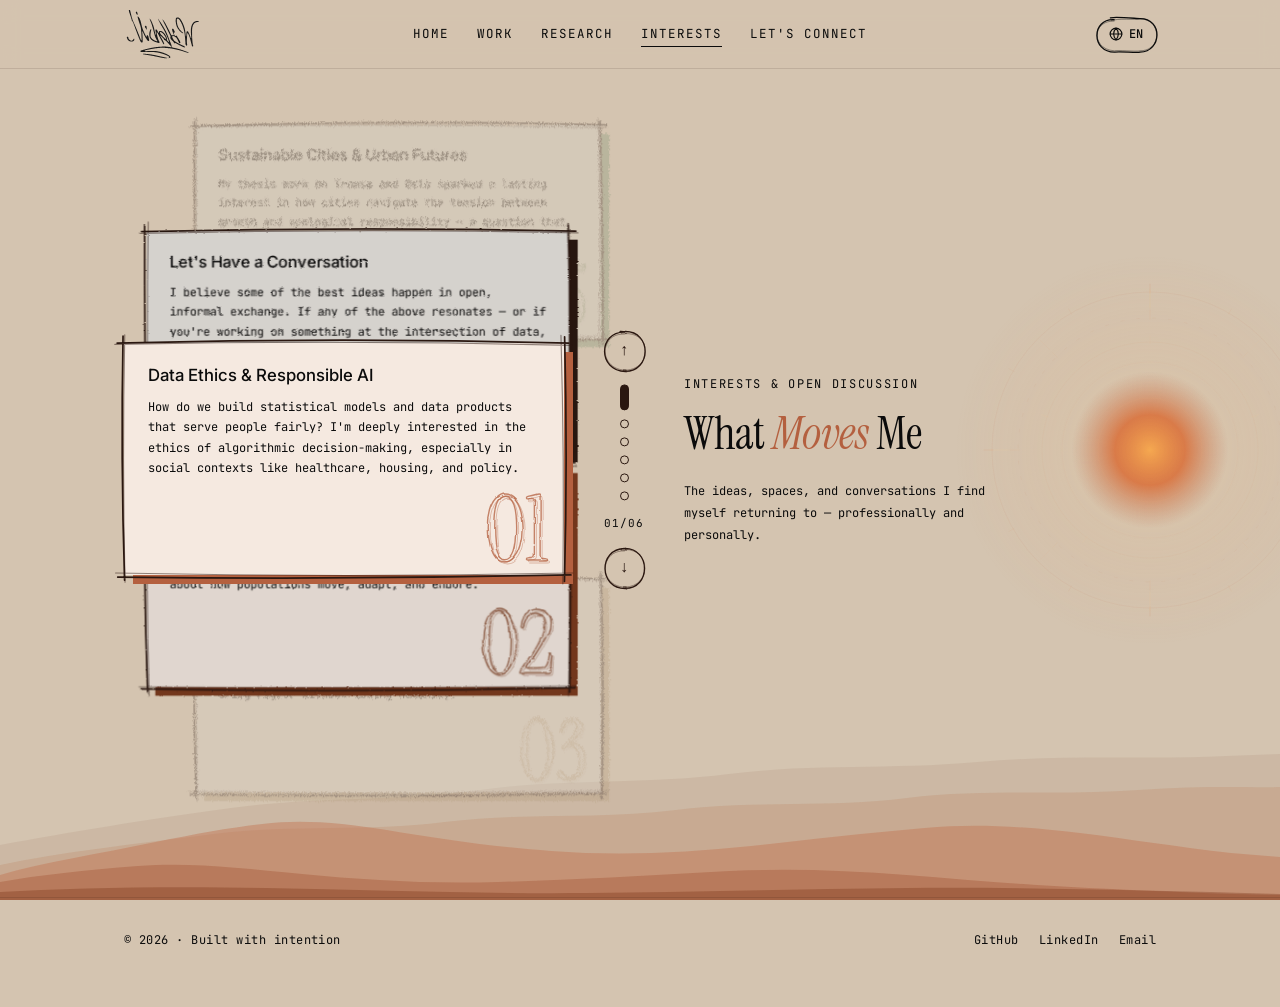
<file: interests.html>
<!DOCTYPE html>
<html lang="en">
<head>
  <meta charset="UTF-8"/>
  <meta name="viewport" content="width=device-width, initial-scale=1.0"/>
  <title>Interests — Michella Voughn Warren</title>
  <meta name="description" content="Ideas and topics I keep returning to."/>
  <meta name="robots" content="noimageindex"/>
  <link rel="preconnect" href="https://fonts.googleapis.com"/>
  <link href="https://fonts.googleapis.com/css2?family=Inter:wght@300;400;500;600&family=Instrument+Serif:ital@0;1&family=JetBrains+Mono:wght@400;500&display=swap" rel="stylesheet"/>
  <link rel="icon" href="favicon.ico" sizes="any"/>
  <link rel="icon" type="image/png" sizes="32x32" href="assets/favicon-32.png"/>
  <link rel="icon" type="image/png" sizes="16x16" href="assets/favicon-16.png"/>
  <link rel="apple-touch-icon" href="assets/apple-touch-icon.png"/>
  <link rel="stylesheet" href="style.css?v=4"/>
  <style>

    /* ── Interests: canyon palette ── */
    body.page-interests { background: #D4C4B0; overflow-x: hidden; }
    body.page-interests nav { background: rgba(212,196,176,.9); border-bottom-color: rgba(42,23,16,.12); }
    body.page-interests .eyebrow { color: #0B0B0B; }
    body.page-interests h1 em { color: #B4603F; }
    body.page-interests .lead { color: #0B0B0B; }
    body.page-interests footer { border-top-color: rgba(42,23,16,.14); }
    body.page-interests footer .wrap { color: #0B0B0B; }
    body.page-interests .int-layout, body.page-interests footer { position: relative; z-index: 2; }

    /* A light tint of the card's own colour sits on top of a solid layer in the full colour.
       The outline (drawn by pills.js) is a darker shade of that same colour. */
    .tile, .deck .card {
      --c: #888;
      --face: #f6f1e8;
      --face: color-mix(in srgb, var(--c) 13%, #fffdf8);
      --edge: color-mix(in srgb, var(--c) 58%, #000);
      position: relative; border-radius: 0; overflow: visible;
      background: var(--face); color: #0B0B0B;
      box-shadow: 9px 9px 0 0 var(--c);
    }
    .tile .clip, .deck .card .clip { position: absolute; inset: 0; overflow: hidden; pointer-events: none; }
    .tile .big, .deck .card .big { position: absolute; right: 12px; bottom: -14px; font-family: var(--font-display); line-height: 1; color: var(--c); opacity: .2; user-select: none; }

    /* ── Interests: vertical Ferris wheel (positions are set by script along a circular arc) ── */
    .int-layout { display: grid; grid-template-columns: minmax(0, 520px) minmax(240px, 1fr); grid-template-areas: "stage hero"; gap: 40px; align-items: center; min-height: calc(100vh - 120px); }
    .int-layout .page-hero { grid-area: hero; padding: 24px 0; max-width: 330px; margin-inline: 0 auto; }
    .int-layout .page-hero .lead { font-size: 12px; line-height: 1.85; text-align: start; hyphens: manual; max-width: none; }
    .int-stage { grid-area: stage; position: relative; padding-right: 66px; }
    .deck { position: relative; height: 540px; user-select: none; touch-action: none; }
    .deck .card {
      --edge: #2A1710;
      position: absolute; left: 0; top: 50%; width: calc(100% - 14px); height: 232px; margin-top: -116px;
      display: flex; flex-direction: column; padding: 22px 24px; cursor: pointer; outline: none;
      will-change: transform, opacity, filter;
    }
    .deck .card.active { cursor: default; }
    .deck .card:focus-visible { outline: 3px solid #2A1710; outline-offset: 5px; }
    .deck .card h3 { font-family: var(--font-sans); font-weight: 500; font-size: 1.05rem; line-height: 1.3; position: relative; }
    .deck .card p { margin-top: 10px; font-size: 12px; line-height: 1.7; color: #0B0B0B; position: relative; }
    .deck .card .num { position: absolute; right: 12px; bottom: 6px; width: 140px; height: 94px; overflow: visible; pointer-events: none; }
    .deck .card .num text { font-family: var(--font-display); font-size: 96px; fill: none; stroke: var(--c); stroke-width: 1.5; stroke-linejoin: round; filter: url(#rough); opacity: .75; }
    .deck .card .num .t2 { stroke-width: .9; opacity: .4; }
    .deck-ctl { position: absolute; right: 0; top: 50%; transform: translateY(-50%); display: flex; flex-direction: column; align-items: center; gap: 14px; z-index: 30; }
    .deck-btn { width: 40px; height: 40px; border-radius: 50%; border: 1.5px solid #2A1710; background: transparent; color: #2A1710; font-size: 16px; cursor: pointer; transition: background .25s, color .25s; display: grid; place-items: center; padding: 0; }
    .deck-btn:hover { background: #2A1710; color: #F6E7DC; }
    .deck-btn:focus-visible { outline: 3px solid #B4603F; outline-offset: 3px; }
    .dots { display: flex; flex-direction: column; gap: 9px; }
    .dot { width: 9px; height: 9px; padding: 0; border-radius: 50%; border: 1.5px solid #2A1710; background: transparent; cursor: pointer; transition: all .3s; }
    .dot.on { background: #2A1710; height: 26px; border-radius: 6px; }
    .deck-count { font-family: var(--font-mono); font-size: 11px; letter-spacing: .08em; color: #0B0B0B; }
    html[dir="rtl"] .int-stage { padding-right: 0; padding-left: 66px; }
    html[dir="rtl"] .deck .card { left: auto; right: 0; box-shadow: -9px 9px 0 0 var(--c); }
    html[dir="rtl"] .deck-ctl { right: auto; left: 0; }
    html[dir="rtl"] .deck .card .num { right: auto; left: 12px; }
    @media (max-width: 860px) {
      .int-layout { grid-template-columns: 1fr; grid-template-areas: "hero" "stage"; min-height: 0; gap: 0; }
      .int-layout .page-hero { padding: 36px 0 4px; max-width: none; padding-inline-end: 0; }
      .int-stage { padding-right: 0; padding-bottom: 8px; overflow-x: clip; }
      html[dir="rtl"] .int-stage { padding-left: 0; }
      .deck { height: 470px; }
      .deck .card { height: 224px; margin-top: -112px; }
      .deck-ctl { position: static; transform: none; flex-direction: row; justify-content: center; margin-top: 4px; padding-bottom: 36px; }
      .dots { flex-direction: row; }
      .dot.on { height: 9px; width: 26px; }
    }


    /* ── Sun + mountains: ORIGINAL CODE, unchanged ── */
    /* ── Orbital sun — fixed right side ── */
    .canyon-sun {
      position: fixed;
      right: -80px;
      top: 50%;
      transform: translateY(-50%);
      width: 420px;
      height: 420px;
      pointer-events: all;
      z-index: 0;
      opacity: 0;
      animation: sunRise 2s ease-out 0.3s forwards;
      transition: filter 0.5s ease, transform 0.5s ease;
      cursor: default;
    }
    .canyon-sun:hover {
      filter: brightness(0.72) saturate(1.8) drop-shadow(0 0 40px rgba(180,80,20,0.55));
      transform: translateY(-50%) scale(1.04);
    }

    @keyframes sunRise {
      from { opacity: 0; transform: translateY(-45%) scale(0.92); }
      to   { opacity: 1; transform: translateY(-50%) scale(1); }
    }

    /* ── Mountain silhouette — fixed bottom ── */
    .canyon-mountains {
      position: fixed;
      bottom: 0; left: 0; right: 0;
      width: 100%;
      height: 180px;
      pointer-events: none;
      z-index: 1;
      opacity: 0;
      animation: mountainsFade 1.5s ease-out 0.8s forwards;
    }

    @keyframes mountainsFade {
      from { opacity: 0; transform: translateY(20px); }
      to   { opacity: 1; transform: translateY(0); }
    }

    /* ── Orbital rings animation ── */
    .orbit-ring {
      transform-origin: center;
      animation: orbitSpin 28s linear infinite;
    }
    .orbit-ring-2 {
      transform-origin: center;
      animation: orbitSpin 42s linear infinite reverse;
    }
    .orbit-ring-3 {
      transform-origin: center;
      animation: orbitSpin 18s linear infinite;
    }
    @keyframes orbitSpin {
      from { transform: rotate(0deg); }
      to   { transform: rotate(360deg); }
    }

    /* Sun core pulse */
    .sun-core {
      transform-origin: 210px 210px;
      animation: sunPulse 5s ease-in-out infinite;
    }
    @keyframes sunPulse {
      0%, 100% { transform: scale(1); opacity: 1; }
      50%       { transform: scale(1.04); opacity: 0.92; }
    }

    /* Sun rays rotate slowly */
    .sun-rays {
      transform-origin: 210px 210px;
      animation: raysRotate 60s linear infinite;
    }
    @keyframes raysRotate {
      from { transform: rotate(0deg); }
      to   { transform: rotate(360deg); }
    }
  </style>
</head>
<body class="page-interests">
  <nav>
    <div class="wrap">
      <a href="index.html" class="logo" aria-label="Home">
        <img class="logo-img" src="assets/logo.svg" alt="Michella Warren"/>
      </a>
      <ul>
        <li><a href="index.html" data-i18n="nav_home">Home</a></li>
        <li><a href="work.html" data-i18n="nav_work">Work</a></li>
        <li><a href="research.html" data-i18n="nav_research">Research</a></li>
        <li><a href="interests.html" data-i18n="nav_interests" class="active">Interests</a></li>
        <li><a href="contact.html" data-i18n="nav_connect">Let's Connect</a></li>
      </ul>
    </div>
  </nav>

  <!-- Minimal organic sun — right side -->
  <svg class="canyon-sun" viewBox="0 0 420 420" fill="none" xmlns="http://www.w3.org/2000/svg">
    <defs>
      <radialGradient id="sunGrad" cx="50%" cy="50%" r="50%">
        <stop offset="0%"   stop-color="#F5A850" stop-opacity="1.00"/>
        <stop offset="45%"  stop-color="#D96830" stop-opacity="0.80"/>
        <stop offset="100%" stop-color="#C47A5A" stop-opacity="0"/>
      </radialGradient>
      <radialGradient id="haloGrad" cx="50%" cy="50%" r="50%">
        <stop offset="0%"   stop-color="#F5D9A0" stop-opacity="0.20"/>
        <stop offset="100%" stop-color="#E8925A" stop-opacity="0"/>
      </radialGradient>
    </defs>

    <!-- Soft outer halo -->
    <circle cx="210" cy="210" r="195" fill="url(#haloGrad)"/>

    <!-- Orbital ring 1 — slow clockwise, with tick marks -->
    <g class="orbit-ring">
      <circle cx="210" cy="210" r="158" stroke="#C4693E" stroke-width="0.6" fill="none" opacity="0.09"/>
      <!-- Tick marks on ring 1 -->
      <line x1="210" y1="53"  x2="210" y2="44"  stroke="#D4895E" stroke-width="1.0" stroke-linecap="round" opacity="0.14"/>
      <line x1="210" y1="53"  x2="210" y2="47"  stroke="#D4895E" stroke-width="0.7" stroke-linecap="round" opacity="0.10" transform="rotate(30 210 210)"/>
      <line x1="210" y1="53"  x2="210" y2="47"  stroke="#D4895E" stroke-width="0.7" stroke-linecap="round" opacity="0.10" transform="rotate(60 210 210)"/>
      <line x1="210" y1="53"  x2="210" y2="44"  stroke="#D4895E" stroke-width="1.0" stroke-linecap="round" opacity="0.14" transform="rotate(90 210 210)"/>
      <line x1="210" y1="53"  x2="210" y2="47"  stroke="#D4895E" stroke-width="0.7" stroke-linecap="round" opacity="0.10" transform="rotate(120 210 210)"/>
      <line x1="210" y1="53"  x2="210" y2="47"  stroke="#D4895E" stroke-width="0.7" stroke-linecap="round" opacity="0.10" transform="rotate(150 210 210)"/>
      <line x1="210" y1="53"  x2="210" y2="44"  stroke="#D4895E" stroke-width="1.0" stroke-linecap="round" opacity="0.14" transform="rotate(180 210 210)"/>
      <line x1="210" y1="53"  x2="210" y2="47"  stroke="#D4895E" stroke-width="0.7" stroke-linecap="round" opacity="0.10" transform="rotate(210 210 210)"/>
      <line x1="210" y1="53"  x2="210" y2="47"  stroke="#D4895E" stroke-width="0.7" stroke-linecap="round" opacity="0.10" transform="rotate(240 210 210)"/>
      <line x1="210" y1="53"  x2="210" y2="44"  stroke="#D4895E" stroke-width="1.0" stroke-linecap="round" opacity="0.14" transform="rotate(270 210 210)"/>
      <line x1="210" y1="53"  x2="210" y2="47"  stroke="#D4895E" stroke-width="0.7" stroke-linecap="round" opacity="0.10" transform="rotate(300 210 210)"/>
      <line x1="210" y1="53"  x2="210" y2="47"  stroke="#D4895E" stroke-width="0.7" stroke-linecap="round" opacity="0.10" transform="rotate(330 210 210)"/>
    </g>

    <!-- Orbital ring 2 — counter-clockwise, dashed arc feel -->
    <g class="orbit-ring-2">
      <circle cx="210" cy="210" r="132" stroke="#B85840" stroke-width="0.5" fill="none" opacity="0.08" stroke-dasharray="4 12"/>
      <!-- Small orbital flicks on ring 2 -->
      <line x1="210" y1="79"  x2="210" y2="70"  stroke="#E8925A" stroke-width="0.8" stroke-linecap="round" opacity="0.11"/>
      <line x1="210" y1="79"  x2="210" y2="72"  stroke="#E8925A" stroke-width="0.6" stroke-linecap="round" opacity="0.08" transform="rotate(45 210 210)"/>
      <line x1="210" y1="79"  x2="210" y2="70"  stroke="#E8925A" stroke-width="0.8" stroke-linecap="round" opacity="0.11" transform="rotate(90 210 210)"/>
      <line x1="210" y1="79"  x2="210" y2="72"  stroke="#E8925A" stroke-width="0.6" stroke-linecap="round" opacity="0.08" transform="rotate(135 210 210)"/>
      <line x1="210" y1="79"  x2="210" y2="70"  stroke="#E8925A" stroke-width="0.8" stroke-linecap="round" opacity="0.11" transform="rotate(180 210 210)"/>
      <line x1="210" y1="79"  x2="210" y2="72"  stroke="#E8925A" stroke-width="0.6" stroke-linecap="round" opacity="0.08" transform="rotate(225 210 210)"/>
      <line x1="210" y1="79"  x2="210" y2="70"  stroke="#E8925A" stroke-width="0.8" stroke-linecap="round" opacity="0.11" transform="rotate(270 210 210)"/>
      <line x1="210" y1="79"  x2="210" y2="72"  stroke="#E8925A" stroke-width="0.6" stroke-linecap="round" opacity="0.08" transform="rotate(315 210 210)"/>
    </g>

    <!-- Orbital ring 3 — fast inner, fine -->
    <g class="orbit-ring-3">
      <circle cx="210" cy="210" r="108" stroke="#C4693E" stroke-width="0.4" fill="none" opacity="0.07"/>
      <!-- Fine inner flicks -->
      <line x1="210" y1="103" x2="210" y2="96"  stroke="#F5C27A" stroke-width="0.7" stroke-linecap="round" opacity="0.09"/>
      <line x1="210" y1="103" x2="210" y2="96"  stroke="#F5C27A" stroke-width="0.7" stroke-linecap="round" opacity="0.09" transform="rotate(72 210 210)"/>
      <line x1="210" y1="103" x2="210" y2="96"  stroke="#F5C27A" stroke-width="0.7" stroke-linecap="round" opacity="0.09" transform="rotate(144 210 210)"/>
      <line x1="210" y1="103" x2="210" y2="96"  stroke="#F5C27A" stroke-width="0.7" stroke-linecap="round" opacity="0.09" transform="rotate(216 210 210)"/>
      <line x1="210" y1="103" x2="210" y2="96"  stroke="#F5C27A" stroke-width="0.7" stroke-linecap="round" opacity="0.09" transform="rotate(288 210 210)"/>
    </g>

    <!-- Static concentric rings close to core -->
    <circle cx="210" cy="210" r="88" stroke="#D47840" stroke-width="0.4" fill="none" opacity="0.07"/>

    <!-- Minimal spokes — rotate slowly -->
    <g class="sun-rays">
      <line x1="210" y1="68"  x2="210" y2="50"  stroke="#F5C27A" stroke-width="0.9" stroke-linecap="round" opacity="0.16"/>
      <line x1="210" y1="68"  x2="210" y2="55"  stroke="#F5C27A" stroke-width="0.5" stroke-linecap="round" opacity="0.09" transform="rotate(45 210 210)"/>
      <line x1="210" y1="68"  x2="210" y2="50"  stroke="#E8925A" stroke-width="0.9" stroke-linecap="round" opacity="0.12" transform="rotate(90 210 210)"/>
      <line x1="210" y1="68"  x2="210" y2="55"  stroke="#F5C27A" stroke-width="0.5" stroke-linecap="round" opacity="0.09" transform="rotate(135 210 210)"/>
      <line x1="210" y1="68"  x2="210" y2="50"  stroke="#F5C27A" stroke-width="0.9" stroke-linecap="round" opacity="0.13" transform="rotate(180 210 210)"/>
      <line x1="210" y1="68"  x2="210" y2="55"  stroke="#E8925A" stroke-width="0.5" stroke-linecap="round" opacity="0.07" transform="rotate(225 210 210)"/>
      <line x1="210" y1="68"  x2="210" y2="50"  stroke="#F5C27A" stroke-width="0.9" stroke-linecap="round" opacity="0.13" transform="rotate(270 210 210)"/>
      <line x1="210" y1="68"  x2="210" y2="55"  stroke="#E8925A" stroke-width="0.5" stroke-linecap="round" opacity="0.07" transform="rotate(315 210 210)"/>
    </g>

    <!-- Core — soft pulsing disc -->
    <g class="sun-core">
      <circle cx="210" cy="210" r="78" fill="url(#sunGrad)"/>
      <circle cx="210" cy="210" r="52" stroke="#F5C27A" stroke-width="0.4" fill="none" opacity="0.12"/>
    </g>
  </svg>

  <!-- Mountain silhouette — bottom, fully connected -->
  <svg class="canyon-mountains" viewBox="0 0 1440 180" preserveAspectRatio="none" fill="none" xmlns="http://www.w3.org/2000/svg">
    <!-- Layer 1 — far haze, dusty mauve-brown -->
    <path d="M0 180 L0 125 C80 112 160 100 260 88 C360 76 440 82 540 70 C640 58 720 65 820 54 C920 43 1000 50 1100 42 C1200 34 1300 40 1380 36 L1440 34 L1440 180 Z"
      fill="#9E7060" opacity="0.14"/>
    <!-- Layer 2 — distant ridge, warm umber -->
    <path d="M0 180 L0 145 C70 132 150 124 240 114 C330 104 410 112 500 102 C590 92 670 100 760 90 C850 80 930 88 1020 78 C1110 68 1190 76 1280 70 C1360 65 1410 68 1440 67 L1440 180 Z"
      fill="#B8764E" opacity="0.20"/>
    <!-- Layer 3 — mid canyon wall, terracotta -->
    <path d="M0 180 L0 155 C50 142 110 134 175 122 C220 114 255 108 295 104 C340 99 385 103 435 110 C490 118 545 126 620 131 C695 136 770 133 845 126 C915 119 975 113 1040 108 C1100 103 1155 107 1215 113 C1270 119 1325 127 1385 133 L1440 137 L1440 180 Z"
      fill="#C47A5A" opacity="0.50"/>
    <!-- Layer 4 — closer butte, deep sienna -->
    <path d="M0 180 L0 162 C45 155 95 150 155 146 C215 142 270 148 340 154 C410 160 480 164 560 162 C640 160 720 156 800 152 C875 148 945 150 1020 155 C1090 160 1155 165 1225 168 C1295 171 1375 174 1440 175 L1440 180 Z"
      fill="#9C4A28" opacity="0.32"/>
    <!-- Layer 5 — foreground, darkest clay -->
    <path d="M0 180 L0 172 C80 168 180 166 300 168 C420 170 540 174 660 173 C780 172 900 169 1020 168 C1140 167 1280 170 1440 174 L1440 180 Z"
      fill="#7A3518" opacity="0.35"/>
  </svg>

  <svg width="0" height="0" style="position:absolute" aria-hidden="true" focusable="false"><defs><filter id="sand0" x="-14%" y="-14%" width="128%" height="128%" color-interpolation-filters="sRGB"><feTurbulence type="fractalNoise" baseFrequency="0.85" numOctaves="2" seed="4" result="n"/><feDisplacementMap in="SourceGraphic" in2="n" scale="1" xChannelSelector="R" yChannelSelector="G"/></filter><filter id="sand1" x="-14%" y="-14%" width="128%" height="128%" color-interpolation-filters="sRGB"><feTurbulence type="fractalNoise" baseFrequency="0.85" numOctaves="2" seed="5" result="n"/><feDisplacementMap in="SourceGraphic" in2="n" scale="1" xChannelSelector="R" yChannelSelector="G"/></filter><filter id="sand2" x="-14%" y="-14%" width="128%" height="128%" color-interpolation-filters="sRGB"><feTurbulence type="fractalNoise" baseFrequency="0.85" numOctaves="2" seed="6" result="n"/><feDisplacementMap in="SourceGraphic" in2="n" scale="1" xChannelSelector="R" yChannelSelector="G"/></filter><filter id="sand3" x="-14%" y="-14%" width="128%" height="128%" color-interpolation-filters="sRGB"><feTurbulence type="fractalNoise" baseFrequency="0.85" numOctaves="2" seed="7" result="n"/><feDisplacementMap in="SourceGraphic" in2="n" scale="1" xChannelSelector="R" yChannelSelector="G"/></filter><filter id="sand4" x="-14%" y="-14%" width="128%" height="128%" color-interpolation-filters="sRGB"><feTurbulence type="fractalNoise" baseFrequency="0.85" numOctaves="2" seed="8" result="n"/><feDisplacementMap in="SourceGraphic" in2="n" scale="1" xChannelSelector="R" yChannelSelector="G"/></filter><filter id="sand5" x="-14%" y="-14%" width="128%" height="128%" color-interpolation-filters="sRGB"><feTurbulence type="fractalNoise" baseFrequency="0.85" numOctaves="2" seed="9" result="n"/><feDisplacementMap in="SourceGraphic" in2="n" scale="1" xChannelSelector="R" yChannelSelector="G"/></filter><filter id="rough" x="-10%" y="-10%" width="120%" height="120%"><feTurbulence type="fractalNoise" baseFrequency="0.04" numOctaves="2" seed="3" result="n"/><feDisplacementMap in="SourceGraphic" in2="n" scale="4.5" xChannelSelector="R" yChannelSelector="G"/></filter></defs></svg>

  <main class="wrap int-layout">
    <header class="page-hero">
      <span class="eyebrow">Interests &amp; Open Discussion</span>
      <h1>What <em>Moves</em> Me</h1>
      <p class="lead" data-i18n="interests_subtitle">The ideas, spaces, and conversations I find myself returning to — professionally and personally.</p>
    </header>
    <div class="int-stage">
      <section class="deck" role="region" aria-roledescription="carousel" aria-label="Interests">
        <article class="card" tabindex="0" role="group" aria-roledescription="slide" aria-label="1 of 6" style="--c:#B4603F">
          <svg class="num" viewBox="0 0 150 100" aria-hidden="true"><text x="146" y="92" text-anchor="end">01</text><text class="t2" x="148" y="94" text-anchor="end">01</text></svg>
          <h3 data-i18n="int1_title">Data Ethics & Responsible AI</h3>
          <p data-i18n="int1_text">How do we build statistical models and data products that serve people fairly? I'm deeply interested in the ethics of algorithmic decision-making, especially in social contexts like healthcare, housing, and policy.</p>
        </article>
        <article class="card" tabindex="0" role="group" aria-roledescription="slide" aria-label="2 of 6" style="--c:#7A3A1E">
          <svg class="num" viewBox="0 0 150 100" aria-hidden="true"><text x="146" y="92" text-anchor="end">02</text><text class="t2" x="148" y="94" text-anchor="end">02</text></svg>
          <h3 data-i18n="int2_title">Population Dynamics & Social Change</h3>
          <p data-i18n="int2_text">Demographic transitions, migration, urbanisation — the big slow forces that quietly reshape societies. My research background keeps pulling me back to questions about how populations move, adapt, and endure.</p>
        </article>
        <article class="card" tabindex="0" role="group" aria-roledescription="slide" aria-label="3 of 6" style="--c:#C9B08A">
          <svg class="num" viewBox="0 0 150 100" aria-hidden="true"><text x="146" y="92" text-anchor="end">03</text><text class="t2" x="148" y="94" text-anchor="end">03</text></svg>
          <h3 data-i18n="int3_title">Product for Social Impact</h3>
          <p data-i18n="int3_text">Can great product thinking be applied to social challenges? I'm fascinated by organisations building at the intersection of tech and public good — and how to bring rigour without losing humanity.</p>
        </article>
        <article class="card" tabindex="0" role="group" aria-roledescription="slide" aria-label="4 of 6" style="--c:#8F6B4E">
          <svg class="num" viewBox="0 0 150 100" aria-hidden="true"><text x="146" y="92" text-anchor="end">04</text><text class="t2" x="148" y="94" text-anchor="end">04</text></svg>
          <h3 data-i18n="int4_title">Storytelling with Data</h3>
          <p data-i18n="int4_text">Numbers without narrative are just noise. I care about making data legible — visualisation, communication, and the craft of turning a complex dataset into something someone can actually act on.</p>
        </article>
        <article class="card" tabindex="0" role="group" aria-roledescription="slide" aria-label="5 of 6" style="--c:#8CA882">
          <svg class="num" viewBox="0 0 150 100" aria-hidden="true"><text x="146" y="92" text-anchor="end">05</text><text class="t2" x="148" y="94" text-anchor="end">05</text></svg>
          <h3 data-i18n="int5_title">Sustainable Cities & Urban Futures</h3>
          <p data-i18n="int5_text">My thesis work on Tromsø and Oslo sparked a lasting interest in how cities navigate the tension between growth and ecological responsibility — a question that feels more urgent every year.</p>
        </article>
        <article class="card" tabindex="0" role="group" aria-roledescription="slide" aria-label="6 of 6" style="--c:#2A1710">
          <svg class="num" viewBox="0 0 150 100" aria-hidden="true"><text x="146" y="92" text-anchor="end">06</text><text class="t2" x="148" y="94" text-anchor="end">06</text></svg>
          <h3 data-i18n="convo_title">Let's Have a Conversation</h3>
          <p data-i18n="convo_text">I believe some of the best ideas happen in open, informal exchange. If any of the above resonates — or if you're working on something at the intersection of data, research, and product — I'd genuinely love to hear from you.</p>
          <a href="contact.html" class="sketch" style="margin-top:auto;align-self:flex-start"><svg viewBox="0 0 200 52" preserveAspectRatio="none" aria-hidden="true"><path d="M14 5 C62 1.5 140 3 187 5.5 C198 7 200 19 197.5 29 C196 41 190 47.5 178 47 C130 51 70 50 21 47.5 C8 46.5 2.5 40 3.5 27 C4.5 14 6 7.5 15 4.5"/><path d="M17 8 C70 5 130 6.5 183 8 C194 9.5 196 20 194 28 C192 38 187 44 175 44.5 C128 47 72 46.5 24 44.5 C12 43.5 7.5 38 8 28 C8.5 18 10 11 18 8"/></svg><span data-i18n="btn_connect">Let's Connect →</span></a>
        </article>
      </section>
      <div class="deck-ctl">
        <button class="deck-btn deck-prev" aria-label="Previous interest">↑</button>
        <div class="dots"><button class="dot" aria-label="Go to interest 1"></button><button class="dot" aria-label="Go to interest 2"></button><button class="dot" aria-label="Go to interest 3"></button><button class="dot" aria-label="Go to interest 4"></button><button class="dot" aria-label="Go to interest 5"></button><button class="dot" aria-label="Go to interest 6"></button></div>
        <span class="deck-count" aria-live="polite">01/06</span>
        <button class="deck-btn deck-next" aria-label="Next interest">↓</button>
      </div>
    </div>
  </main>

  <footer>
    <div class="wrap">
      <span data-i18n="footer_copy">© 2026 · Built with intention</span>
      <div class="footer-links">
        <a href="https://github.com/Michella-stack" target="_blank" rel="noopener">GitHub</a>
        <a href="https://www.linkedin.com/in/michellavwarren/" target="_blank" rel="noopener">LinkedIn</a>
        <a href="mailto:warrenmichella@gmail.com">Email</a>
      </div>
    </div>
  </footer>

  <script>
  /* Vertical Ferris wheel: cards ride a circular arc up and down, stay upright, and erode into sand as they leave. */
  (function () {
    const deck = document.querySelector('.deck');
    const cards = [...deck.querySelectorAll('.card')];
    const fe = cards.map((_, i) => document.querySelector('#sand' + i + ' feDisplacementMap'));
    const dots = [...document.querySelectorAll('.dot')];
    const count = document.querySelector('.deck-count');
    const n = cards.length;
    const reduce = matchMedia('(prefers-reduced-motion: reduce)').matches;
    const mod = (a, m) => ((a % m) + m) % m;
    let cur = 0, target = 0, from = 0, t0 = 0, raf = null;

    const geom = () => innerWidth <= 860 ? { R: 430, step: 13, fade: 1.75 } : { R: 500, step: 13.5, fade: 2.3 };

    function draw(c) {
      const { R, step, fade } = geom();
      cards.forEach((card, i) => {
        let o = mod(i - c, n); if (o > n / 2) o -= n;           // signed distance from the front, wraps round the wheel
        const a = Math.abs(o), th = o * step * Math.PI / 180;
        const dir = document.documentElement.dir === 'rtl' ? -1 : 1;
        const x = dir * R * (1 - Math.cos(th)), y = R * Math.sin(th);  // point on a circle whose front edge is the active card
        const sc = 1 - Math.min(a, 3) * 0.04;
        const grain = 0.6 + 1.6 * Math.pow(Math.min(a, 3), 1.7); // edge erosion grows with distance
        card.style.transform = 'translate3d(' + x.toFixed(1) + 'px,' + y.toFixed(1) + 'px,0) scale(' + sc.toFixed(3) + ')';
        card.style.opacity = Math.max(0, Math.min(1, fade - a)).toFixed(3);   // phones: only the nearest neighbours show
        card.style.zIndex = 20 - Math.round(a * 3);
        card.style.filter = 'url(#sand' + i + ') brightness(' + (1 - Math.min(a, 2.5) * 0.06).toFixed(3) + ')';
        card.style.pointerEvents = a > 1.7 ? 'none' : 'auto';
        if (fe[i]) fe[i].setAttribute('scale', grain.toFixed(1));
      });
    }
    function ui() {
      const act = mod(target, n);
      cards.forEach((c, i) => { c.classList.toggle('active', i === act); c.setAttribute('aria-current', i === act ? 'true' : 'false'); });
      dots.forEach((d, i) => { d.classList.toggle('on', i === act); d.setAttribute('aria-current', i === act ? 'true' : 'false'); });
      count.textContent = String(act + 1).padStart(2, '0') + '/' + String(n).padStart(2, '0');
    }
    const ease = k => k < .5 ? 4 * k * k * k : 1 - Math.pow(-2 * k + 2, 3) / 2;
    function step(now) {
      const k = Math.min(1, (now - t0) / 900);
      cur = from + (target - from) * ease(k);
      draw(cur);
      raf = k < 1 ? requestAnimationFrame(step) : null;
    }
    function setTarget(t) {
      target = t; from = cur; t0 = performance.now(); ui();
      if (reduce) { cur = target; draw(cur); return; }
      if (!raf) raf = requestAnimationFrame(step);
    }
    function goTo(i) {                                           // take the short way round
      let d = i - mod(target, n); if (d > n / 2) d -= n; if (d < -n / 2) d += n;
      if (d) setTarget(target + d);
    }

    let sy = null, moved = false;
    deck.addEventListener('pointerdown', e => { sy = e.clientY; moved = false; });
    deck.addEventListener('pointerup', e => {
      if (sy === null) return;
      const dy = e.clientY - sy; sy = null;
      if (Math.abs(dy) > 45) { moved = true; setTarget(target + (dy < 0 ? 1 : -1)); }
    });
    cards.forEach((c, i) => {
      c.addEventListener('click', e => { if (!moved && i !== mod(target, n) && !e.target.closest('a')) goTo(i); });
      c.addEventListener('keydown', e => { if ((e.key === 'Enter' || e.key === ' ') && i !== mod(target, n)) { e.preventDefault(); goTo(i); } });
    });
    dots.forEach((d, i) => d.addEventListener('click', () => goTo(i)));
    document.querySelector('.deck-prev').addEventListener('click', () => setTarget(target - 1));
    document.querySelector('.deck-next').addEventListener('click', () => setTarget(target + 1));
    document.addEventListener('keydown', e => {
      if (e.key === 'ArrowDown' || e.key === 'ArrowRight') setTarget(target + 1);
      if (e.key === 'ArrowUp' || e.key === 'ArrowLeft') setTarget(target - 1);
    });
    addEventListener('resize', () => draw(cur));
    new MutationObserver(() => draw(cur)).observe(document.documentElement, { attributes: true, attributeFilter: ['dir'] });
    ui(); draw(0);
  })();
  </script>
  <script src="protect.js"></script>
  <script src="pills.js"></script>
  <script src="translations.js"></script>
  <script src="i18n-extra.js"></script>
</body>
</html>
</file>
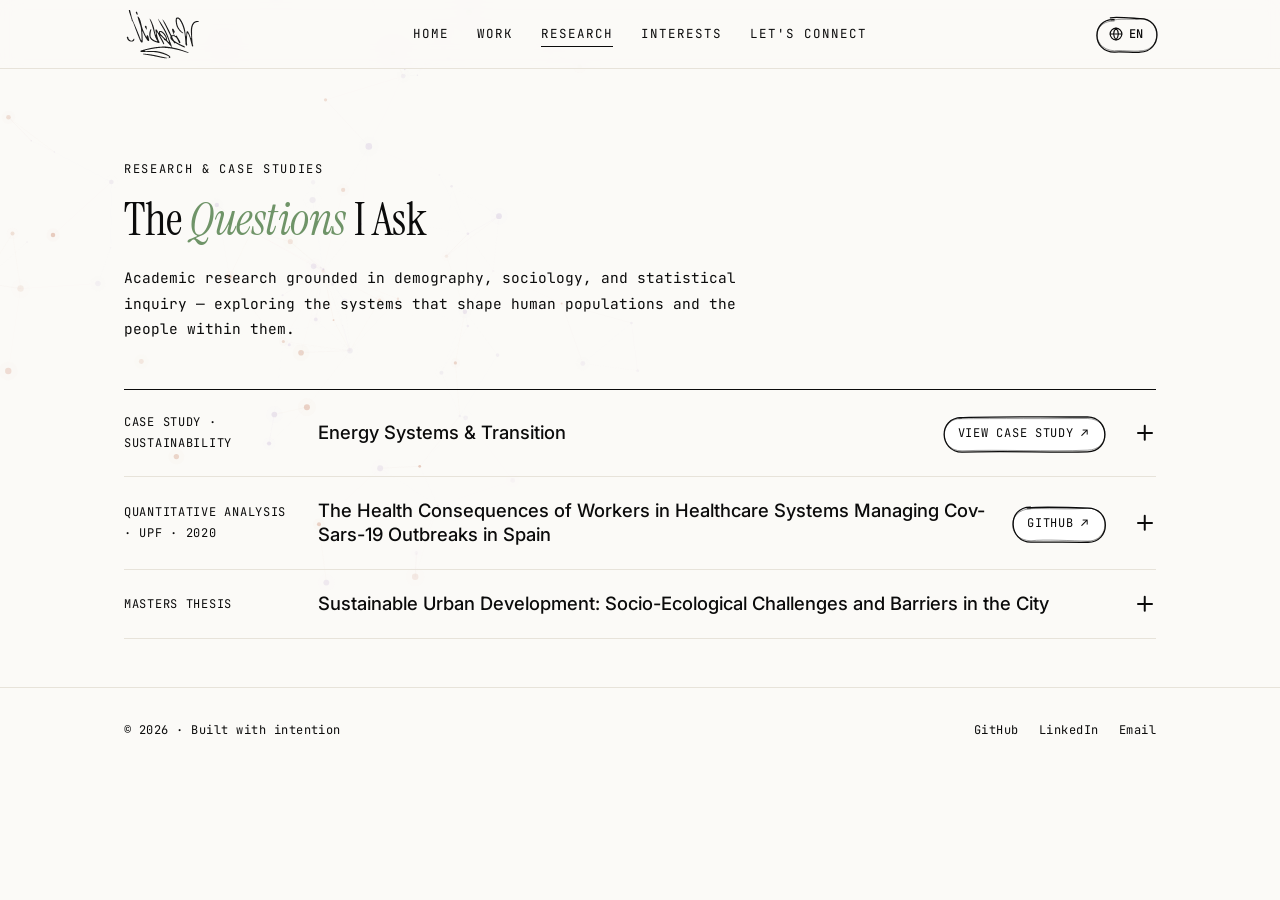
<file: research.html>
<!DOCTYPE html>
<html lang="en">
<head>
  <meta charset="UTF-8"/>
  <meta name="viewport" content="width=device-width, initial-scale=1.0"/>
  <title>Research — Michella Voughn Warren</title>
  <meta name="description" content="Academic research and case studies in demography, health and energy systems."/>
  <meta name="robots" content="noimageindex"/>
  <link rel="preconnect" href="https://fonts.googleapis.com"/>
  <link href="https://fonts.googleapis.com/css2?family=Inter:wght@300;400;500;600&family=Instrument+Serif:ital@0;1&family=JetBrains+Mono:wght@400;500&display=swap" rel="stylesheet"/>
  <link rel="icon" href="favicon.ico" sizes="any"/>
  <link rel="icon" type="image/png" sizes="32x32" href="assets/favicon-32.png"/>
  <link rel="icon" type="image/png" sizes="16x16" href="assets/favicon-16.png"/>
  <link rel="apple-touch-icon" href="assets/apple-touch-icon.png"/>
  <link rel="stylesheet" href="style.css?v=4"/>
</head>
<body class="">
  <nav>
    <div class="wrap">
      <a href="index.html" class="logo" aria-label="Home">
        <img class="logo-img" src="assets/logo.svg" alt="Michella Warren"/>
      </a>
      <ul>
        <li><a href="index.html" data-i18n="nav_home">Home</a></li>
        <li><a href="work.html" data-i18n="nav_work">Work</a></li>
        <li><a href="research.html" data-i18n="nav_research" class="active">Research</a></li>
        <li><a href="interests.html" data-i18n="nav_interests">Interests</a></li>
        <li><a href="contact.html" data-i18n="nav_connect">Let's Connect</a></li>
      </ul>
    </div>
  </nav>

  <main class="wrap">
    <header class="page-hero">
      <span class="eyebrow">Research &amp; Case Studies</span>
      <h1>The <em>Questions</em> I Ask</h1>
      <p class="lead" data-i18n="research_subtitle">Academic research grounded in demography, sociology, and statistical inquiry — exploring the systems that shape human populations and the people within them.</p>
    </header>
    <section class="projects">
      <details class="proj"><summary><span class="meta">Case study · Sustainability</span><h3>Energy Systems &amp; Transition</h3><span class="links"><a class="pill" href="https://iberian-grid.vercel.app/" target="_blank" rel="noopener">View case study ↗</a></span><span class="g-icon" aria-hidden="true"></span></summary><div class="panel"><p data-i18n="proj3_desc">Data analysis focused on energy consumption patterns and transition dynamics — including grid stability, renewable displacement, and the socioeconomic dimensions of the Iberian energy system using spatial and statistical methods.</p>
          <div class="chips"><span class="chip case">Case Study</span><span class="chip">QGIS</span><span class="chip">Power BI</span><span class="chip">Python</span><span class="chip">Interactive</span></div></div></details>

      <details class="proj"><summary><span class="meta">Quantitative analysis · UPF · 2020</span><h3 data-i18n="res1_title">The Health Consequences of Workers in Healthcare Systems Managing Cov-Sars-19 Outbreaks in Spain</h3><span class="links"><a class="pill" href="https://github.com/Michella-stack/mindcovid-mental-health-study" target="_blank" rel="noopener">GitHub ↗</a></span><span class="g-icon" aria-hidden="true"></span></summary><div class="panel"><p data-i18n="res1_desc">A quantitative analysis using primary survey data from the MINDCOVID project (IMIM, Barcelona). Examined anxiety, PTSD, panic attacks, and suicidal ideation among 9,138 healthcare professionals across 19 Spanish hospitals during the initial pandemic wave (May 2020). Findings show elevated anxiety, signs of early PTSD and suicidal ideation among participants. For the figures, read the full study on GitHub or ask me.</p>
          <div class="mini-stats"><span><b>9,138</b>healthcare workers</span><span><b>19</b>Spanish hospitals</span><span><b>May 2020</b>first pandemic wave</span></div>
          <p class="small">Methods: STATA · Multilevel regression · Multivariate analysis · GAD-7 · PTSD-4<br/>
          Universitat Pompeu Fabra — Masters in Research in Sociology and Demography · Supervisor: Prof. Pau Baizan, ICREA Research Professor, UPF</p>
          <p class="small"><em>Data source: Este estudio se ha realizado utilizando los datos anonimizados cedidos por la Fundació Institut Hospital del Mar d'Investigacions Mèdiques en el marco del Estudio Mind Covid ISCIII FEDER COV20/00711.</em></p>
          <div class="chips"><span class="chip ">Epidemiology</span><span class="chip ">Mental Health</span><span class="chip ">STATA</span><span class="chip ">MINDCOVID</span><span class="chip ">Spain</span></div></div></details>

      <details class="proj"><summary><span class="meta">Masters thesis</span><h3 data-i18n="res2_title">Sustainable Urban Development: Socio-Ecological Challenges and Barriers in the City</h3><span class="links"></span><span class="g-icon" aria-hidden="true"></span></summary><div class="panel"><p class="small" style="margin:0 0 8px"><em>Case of Tromsø and Oslo</em></p>
          <p data-i18n="res2_desc">A comparative study examining the socio-ecological tensions in Norwegian urban contexts — exploring how structural, institutional, and community-level barriers shape sustainable development outcomes in two contrasting cities.</p>
          <div class="chips"><span class="chip ">Demography</span><span class="chip ">Urban Sociology</span><span class="chip ">Mixed Methods</span><span class="chip ">Norway</span></div></div></details>
    </section>
  </main>

  <footer>
    <div class="wrap">
      <span data-i18n="footer_copy">© 2026 · Built with intention</span>
      <div class="footer-links">
        <a href="https://github.com/Michella-stack" target="_blank" rel="noopener">GitHub</a>
        <a href="https://www.linkedin.com/in/michellavwarren/" target="_blank" rel="noopener">LinkedIn</a>
        <a href="mailto:warrenmichella@gmail.com">Email</a>
      </div>
    </div>
  </footer>
  <canvas id="celestial-canvas" style="position:fixed;top:0;left:0;width:100%;height:100%;pointer-events:none;z-index:0;opacity:0.55;"></canvas>
  <script>
  (function() {
    const canvas = document.getElementById('celestial-canvas');
    const ctx = canvas.getContext('2d');
    const CONFIG = { primaryColor:'#C9B8D8', accentColor:'#C47A5A', clusterBias:'top-left', count:85, baseSpeed:0.22 };
    let W, H, dots = [], mouse = { x:-999, y:-999 };
    function hexToRgb(hex){const r=parseInt(hex.slice(1,3),16),g=parseInt(hex.slice(3,5),16),b=parseInt(hex.slice(5,7),16);return `${r},${g},${b}`;}
    function clusterOrigin(){return {x:W*0.25,y:H*0.3};}
    function makeDot(o){const a=Math.random()*Math.PI*2,s=Math.random()*Math.min(W,H)*0.38,ia=Math.random()<0.28,sz=0.8+Math.random()*2.8;return{x:o.x+Math.cos(a)*s,y:o.y+Math.sin(a)*s,ox:o.x+Math.cos(a)*s,oy:o.y+Math.sin(a)*s,vx:(Math.random()-0.5)*CONFIG.baseSpeed,vy:(Math.random()-0.5)*CONFIG.baseSpeed,r:sz,color:ia?CONFIG.accentColor:CONFIG.primaryColor,alpha:0.18+Math.random()*0.55,phase:Math.random()*Math.PI*2,mass:0.5+Math.random()*1.5,connected:[]};}
    function resize(){W=canvas.width=window.innerWidth;H=canvas.height=window.innerHeight;const o=clusterOrigin();dots=[];for(let i=0;i<CONFIG.count;i++)dots.push(makeDot(o));dots.forEach((d,i)=>{d.connected=[];dots.forEach((d2,j)=>{if(i===j)return;const dist=Math.hypot(d.x-d2.x,d.y-d2.y);if(dist<90&&d.connected.length<3)d.connected.push(j);});});}
    function tick(){ctx.clearRect(0,0,W,H);dots.forEach((d)=>{d.phase+=0.004;const drift=Math.sin(d.phase)*0.18;d.vx+=(d.ox-d.x)*0.00015/d.mass;d.vy+=(d.oy-d.y)*0.00015/d.mass;const mdx=d.x-mouse.x,mdy=d.y-mouse.y,mdist=Math.hypot(mdx,mdy);if(mdist<140){const f=(140-mdist)/140*0.6;d.vx+=(mdx/mdist)*f;d.vy+=(mdy/mdist)*f;}d.vx*=0.97;d.vy*=0.97;d.x+=d.vx+drift*0.3;d.y+=d.vy+drift*0.2;d.connected.forEach(j=>{const d2=dots[j],ld=Math.hypot(d.x-d2.x,d.y-d2.y),la=Math.max(0,(1-ld/100)*0.12);ctx.beginPath();ctx.moveTo(d.x,d.y);ctx.lineTo(d2.x,d2.y);ctx.strokeStyle=`rgba(${hexToRgb(d.color)},${la})`;ctx.lineWidth=0.5;ctx.stroke();});const tw=0.85+Math.sin(d.phase*2.3)*0.15;ctx.beginPath();ctx.arc(d.x,d.y,d.r*tw,0,Math.PI*2);ctx.fillStyle=`rgba(${hexToRgb(d.color)},${d.alpha*tw})`;ctx.fill();if(d.r>2.0){ctx.beginPath();ctx.arc(d.x,d.y,d.r*3*tw,0,Math.PI*2);ctx.fillStyle=`rgba(${hexToRgb(d.color)},${d.alpha*0.06*tw})`;ctx.fill();}});requestAnimationFrame(tick);}
    window.addEventListener('resize',resize);window.addEventListener('mousemove',e=>{mouse.x=e.clientX;mouse.y=e.clientY;});window.addEventListener('mouseleave',()=>{mouse.x=-999;mouse.y=-999;});
    resize();requestAnimationFrame(tick);
  })();
  </script>
  <script src="protect.js"></script>
  <script src="pills.js"></script>
  <script src="translations.js"></script>
  <script src="i18n-extra.js"></script>
</body>
</html>
</file>
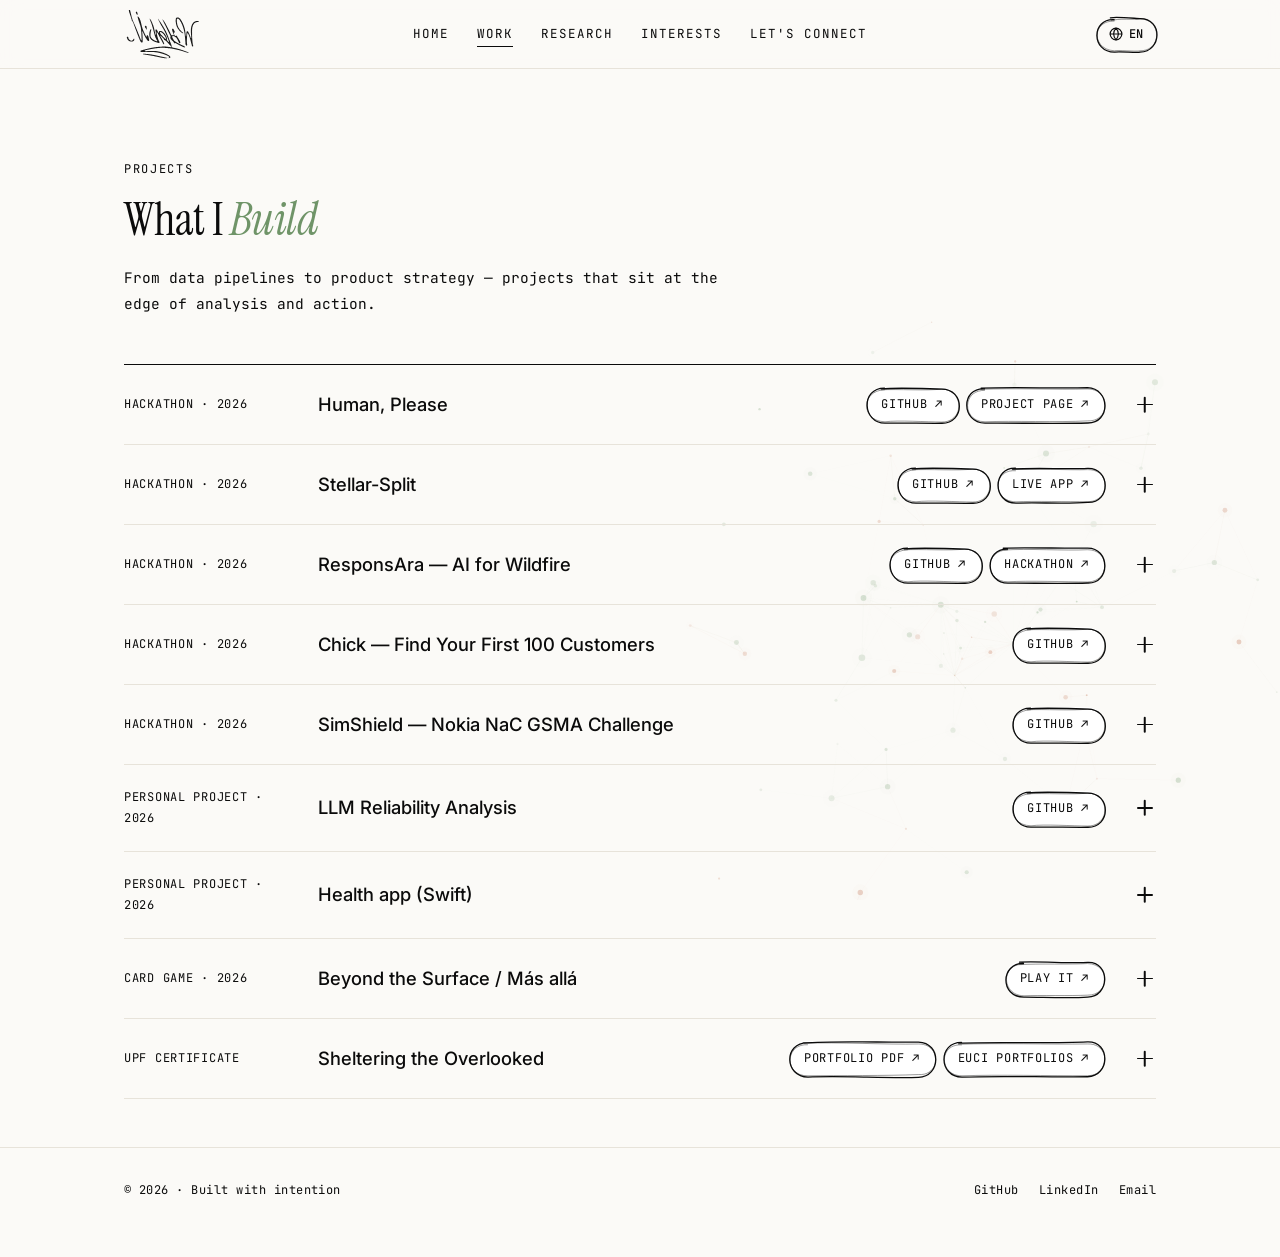
<file: work.html>
<!DOCTYPE html>
<html lang="en">
<head>
  <meta charset="UTF-8"/>
  <meta name="viewport" content="width=device-width, initial-scale=1.0"/>
  <title>Work — Michella Voughn Warren</title>
  <meta name="description" content="Hackathons, projects and skills."/>
  <meta name="robots" content="noimageindex"/>
  <link rel="preconnect" href="https://fonts.googleapis.com"/>
  <link href="https://fonts.googleapis.com/css2?family=Inter:wght@300;400;500;600&family=Instrument+Serif:ital@0;1&family=JetBrains+Mono:wght@400;500&display=swap" rel="stylesheet"/>
  <link rel="icon" href="favicon.ico" sizes="any"/>
  <link rel="icon" type="image/png" sizes="32x32" href="assets/favicon-32.png"/>
  <link rel="icon" type="image/png" sizes="16x16" href="assets/favicon-16.png"/>
  <link rel="apple-touch-icon" href="assets/apple-touch-icon.png"/>
  <link rel="stylesheet" href="style.css?v=4"/>
</head>
<body class="">
  <nav>
    <div class="wrap">
      <a href="index.html" class="logo" aria-label="Home">
        <img class="logo-img" src="assets/logo.svg" alt="Michella Warren"/>
      </a>
      <ul>
        <li><a href="index.html" data-i18n="nav_home">Home</a></li>
        <li><a href="work.html" data-i18n="nav_work" class="active">Work</a></li>
        <li><a href="research.html" data-i18n="nav_research">Research</a></li>
        <li><a href="interests.html" data-i18n="nav_interests">Interests</a></li>
        <li><a href="contact.html" data-i18n="nav_connect">Let's Connect</a></li>
      </ul>
    </div>
  </nav>

  <main class="wrap">
    <header class="page-hero">
      <span class="eyebrow" data-i18n="work_tag">Projects</span>
      <h1><span data-i18n="work_h1a">What I </span><em data-i18n="work_h1b">Build</em></h1>
      <p class="lead" data-i18n="work_subtitle">From data pipelines to product strategy — projects that sit at the edge of analysis and action.</p>
    </header>
    <section class="projects">
      <details class="proj"><summary><span class="meta">Hackathon · 2026</span><h3>Human, Please</h3><span class="links"><a class="pill" href="https://github.com/Michella-stack/human-please" target="_blank" rel="noopener">GitHub ↗</a><a class="pill" href="https://hacknight-projects.netlify.app/p/human-please" target="_blank" rel="noopener">Project page ↗</a></span><span class="g-icon" aria-hidden="true"></span></summary><div class="panel"><p>A support chat that shows why a customer gets escalated to a human. Jev scores each message for sentiment, frustration and the chance the customer wants a person, a cardboard-cutout agent called JEV reacts in character, and the agent dashboard shows live meters with the escalation thresholds marked before a Vonage Video call connects them. Built at the Jev-a-thon (HackNight #5) on top of a Vonage Video starter, with Jev from TypeSafe AI.</p>
          <div class="chips"><span class="chip ">JavaScript</span><span class="chip ">Node.js</span><span class="chip ">Vonage Video</span><span class="chip ">Jev</span><span class="chip ">AI</span></div></div></details>
      <details class="proj"><summary><span class="meta">Hackathon · 2026</span><h3>Stellar-Split</h3><span class="links"><a class="pill" href="https://github.com/Michella-stack/Stellar-Split" target="_blank" rel="noopener">GitHub ↗</a><a class="pill" href="https://stellar-split-sooty.vercel.app" target="_blank" rel="noopener">Live app ↗</a></span><span class="g-icon" aria-hidden="true"></span></summary><div class="panel"><p>Split shared expenses and settle in USDC on Stellar. Built for families and workers who send money across borders, with agent support via x402. Built at HackMeridian, part of the Meridian conference by the <a href="https://stellar.org" target="_blank" rel="noopener">Stellar Development Foundation</a>.</p>
          <div class="chips"><span class="chip ">TypeScript</span><span class="chip ">Stellar</span><span class="chip ">USDC</span><span class="chip ">x402</span></div></div></details>
      <details class="proj"><summary><span class="meta">Hackathon · 2026</span><h3>ResponsAra — AI for Wildfire</h3><span class="links"><a class="pill" href="https://github.com/rht/wildfire" target="_blank" rel="noopener">GitHub ↗</a><a class="pill" href="https://aisummitbarcelona.com/hackathon" target="_blank" rel="noopener">Hackathon ↗</a></span><span class="g-icon" aria-hidden="true"></span></summary><div class="panel"><p>A values-at-risk MVP for wildfire response: for one incident and one bounded area, it identifies priority locations, assigns follow-up tasks and updates the queue as the fire changes. Built at HackBarna 2026 for the Norrsken × Deepfire “AI for Wildfire” challenge (Track 4, Values at risk), part of the <a href="https://aisummitbarcelona.com/hackathon" target="_blank" rel="noopener">Norrsken AI Summit Barcelona hackathon</a>.</p>
          <div class="chips"><span class="chip ">Python</span><span class="chip ">JavaScript</span><span class="chip ">AI</span><span class="chip ">Wildfire</span><span class="chip ">Risk assessment</span></div></div></details>
      <details class="proj"><summary><span class="meta">Hackathon · 2026</span><h3>Chick — Find Your First 100 Customers</h3><span class="links"><a class="pill" href="https://github.com/Chick-N-Egg/frontend" target="_blank" rel="noopener">GitHub ↗</a></span><span class="g-icon" aria-hidden="true"></span></summary><div class="panel"><p>AI-powered go-to-market discovery for pre-launch founders. Chick takes a rough product idea, finds the real communities and channels where the target audience hangs out, scores them on Reach, Receptiveness and Warmth, drafts outreach copy, and tracks outcomes to refine future suggestions. Built at the {Tech: Europe} x Cala Hackathon, The Summer Lock-In, with OpenAI.</p>
          <div class="chips"><span class="chip ">TypeScript</span><span class="chip ">Python</span><span class="chip ">AI</span><span class="chip ">GTM</span><span class="chip ">PostgreSQL</span></div></div></details>
      <details class="proj"><summary><span class="meta">Hackathon · 2026</span><h3>SimShield — Nokia NaC GSMA Challenge</h3><span class="links"><a class="pill" href="https://github.com/Michella-stack/SimShield" target="_blank" rel="noopener">GitHub ↗</a></span><span class="g-icon" aria-hidden="true"></span></summary><div class="panel"><p>A payment safety tool built at the 2026 OpenGateway Hackathon at Mobile World Congress. SimShield uses Nokia Network as Code and GSMA Open Gateway APIs to protect users from SIM-swap fraud and payment interception in real time.</p>
          <div class="chips"><span class="chip ">TypeScript</span><span class="chip ">AI</span><span class="chip ">Network as Code</span><span class="chip ">GSMA API</span></div></div></details>
      <details class="proj"><summary><span class="meta">Personal project · 2026</span><h3>LLM Reliability Analysis</h3><span class="links"><a class="pill" href="https://github.com/Michella-stack/llm-reliability" target="_blank" rel="noopener">GitHub ↗</a></span><span class="g-icon" aria-hidden="true"></span></summary><div class="panel"><p>Empirical analysis of LLM response consistency and hallucination, using Python, Pandas and Jupyter.</p>
          <div class="chips"><span class="chip ">Python</span><span class="chip ">Pandas</span><span class="chip ">Jupyter</span></div></div></details>
      <details class="proj"><summary><span class="meta">Personal project · 2026</span><h3>Health app (Swift)</h3><span class="links"></span><span class="g-icon" aria-hidden="true"></span></summary><div class="panel"><p>RESET is a native iOS recovery companion I am building in Swift (SwiftUI, SwiftData, HealthKit). It reads sleep, resting heart rate and HRV from Apple Health to produce a daily recovery score, then suggests that day's training and meals. A care tab keeps appointments in one place, and a small pixel-art mascot reflects how recovery is going. Work in progress, code not public yet.</p>
          <div class="chips"><span class="chip ">Swift</span><span class="chip ">SwiftUI</span><span class="chip ">HealthKit</span><span class="chip ">iOS 17</span></div></div></details>
      <details class="proj"><summary><span class="meta">Card game · 2026</span><h3>Beyond the Surface / Más allá</h3><span class="links"><a class="pill" href="https://codepen.io/Michella-stack/pen/jEVqMEx" target="_blank" rel="noopener">Play it ↗</a></span><span class="g-icon" aria-hidden="true"></span></summary><div class="panel"><p>Beyond the Surface (Más allá in Spanish) is a card game I have been building on and off to play with friends. The prompts are made for getting to know people more deeply, and the same deck also works for interview prep and journaling. It is a small side project I keep iterating on whenever I have time.</p>
          <div class="chips"><span class="chip ">JavaScript</span><span class="chip ">HTML</span><span class="chip ">CSS</span><span class="chip ">Game design</span></div></div></details>
      <details class="proj"><summary><span class="meta">UPF Certificate</span><h3>Sheltering the Overlooked</h3><span class="links"><a class="pill" href="docs/EUCI_MVW.pdf" target="_blank" rel="noopener">Portfolio PDF ↗</a><a class="pill" href="https://eutopia-university.eu/euci-2025-student-portfolios/" target="_blank" rel="noopener">EUCI portfolios ↗</a></span><span class="g-icon" aria-hidden="true"></span></summary><div class="panel"><p>Reflective portfolio examining intercultural crisis response, power dynamics and dignity in humanitarian emergency sheltering during COVID-19, drawn from volunteering with Creu Roja Catalunya, Barcelona, 2020. Produced for the EUTOPIA Certificate of Internationalisation (EUCI), completed through Universitat Pompeu Fabra with the University of Warwick as an EUTOPIA partner. EU-funded.</p>
          <p class="small"><strong>Cite as:</strong> Warren, M. V. (2025). <em>Sheltering the Overlooked</em> [Reflective student portfolio]. EUTOPIA Certificate of Internationalisation (EUCI), Universitat Pompeu Fabra, Barcelona. EUTOPIA. <a href="https://eutopia-university.eu/euci-2025-student-portfolios/" target="_blank" rel="noopener">https://eutopia-university.eu/euci-2025-student-portfolios/</a></p>
          <p class="small">Funding: EUTOPIA MORE is co-funded by the European Union under Grant Agreement No. 101089699. Views and opinions expressed are those of the author only and do not necessarily reflect those of the European Union or the European Education and Culture Executive Agency (EACEA). Neither can be held responsible for them.</p>
          <div class="chips"><span class="chip ">Interculturality</span><span class="chip ">Crisis Response</span><span class="chip ">Mixed Methods</span><span class="chip ">EU-funded</span></div></div></details>
    </section>
  </main>

  <footer>
    <div class="wrap">
      <span data-i18n="footer_copy">© 2026 · Built with intention</span>
      <div class="footer-links">
        <a href="https://github.com/Michella-stack" target="_blank" rel="noopener">GitHub</a>
        <a href="https://www.linkedin.com/in/michellavwarren/" target="_blank" rel="noopener">LinkedIn</a>
        <a href="mailto:warrenmichella@gmail.com">Email</a>
      </div>
    </div>
  </footer>
  <canvas id="celestial-canvas" style="position:fixed;top:0;left:0;width:100%;height:100%;pointer-events:none;z-index:0;opacity:0.55;"></canvas>
  <script>
  (function() {
    const canvas = document.getElementById('celestial-canvas');
    const ctx = canvas.getContext('2d');
    const CONFIG = { primaryColor:'#8FAF8A', accentColor:'#C47A5A', clusterBias:'bottom-right', count:80, baseSpeed:0.35 };
    let W, H, dots = [], mouse = { x:-999, y:-999 };
    function hexToRgb(hex){const r=parseInt(hex.slice(1,3),16),g=parseInt(hex.slice(3,5),16),b=parseInt(hex.slice(5,7),16);return `${r},${g},${b}`;}
    function clusterOrigin(){return { x:W*0.75, y:H*0.72 };}
    function makeDot(o){const a=Math.random()*Math.PI*2,s=Math.random()*Math.min(W,H)*0.38,ia=Math.random()<0.28,sz=0.8+Math.random()*2.8;return{x:o.x+Math.cos(a)*s,y:o.y+Math.sin(a)*s,ox:o.x+Math.cos(a)*s,oy:o.y+Math.sin(a)*s,vx:(Math.random()-0.5)*CONFIG.baseSpeed,vy:(Math.random()-0.5)*CONFIG.baseSpeed,r:sz,color:ia?CONFIG.accentColor:CONFIG.primaryColor,alpha:0.18+Math.random()*0.55,phase:Math.random()*Math.PI*2,mass:0.5+Math.random()*1.5,connected:[]};}
    function resize(){W=canvas.width=window.innerWidth;H=canvas.height=window.innerHeight;const o=clusterOrigin();dots=[];for(let i=0;i<CONFIG.count;i++)dots.push(makeDot(o));dots.forEach((d,i)=>{d.connected=[];dots.forEach((d2,j)=>{if(i===j)return;if(Math.hypot(d.x-d2.x,d.y-d2.y)<90&&d.connected.length<3)d.connected.push(j);});});}
    function tick(){ctx.clearRect(0,0,W,H);dots.forEach(d=>{d.phase+=0.004;const drift=Math.sin(d.phase)*0.18;d.vx+=(d.ox-d.x)*0.00015/d.mass;d.vy+=(d.oy-d.y)*0.00015/d.mass;const mdx=d.x-mouse.x,mdy=d.y-mouse.y,mdist=Math.hypot(mdx,mdy);if(mdist<140){const f=(140-mdist)/140*0.6;d.vx+=(mdx/mdist)*f;d.vy+=(mdy/mdist)*f;}d.vx*=0.97;d.vy*=0.97;d.x+=d.vx+drift*0.3;d.y+=d.vy+drift*0.2;d.connected.forEach(j=>{const d2=dots[j],ld=Math.hypot(d.x-d2.x,d.y-d2.y),la=Math.max(0,(1-ld/100)*0.12);ctx.beginPath();ctx.moveTo(d.x,d.y);ctx.lineTo(d2.x,d2.y);ctx.strokeStyle=`rgba(${hexToRgb(d.color)},${la})`;ctx.lineWidth=0.5;ctx.stroke();});const tw=0.85+Math.sin(d.phase*2.3)*0.15;ctx.beginPath();ctx.arc(d.x,d.y,d.r*tw,0,Math.PI*2);ctx.fillStyle=`rgba(${hexToRgb(d.color)},${d.alpha*tw})`;ctx.fill();if(d.r>2.0){ctx.beginPath();ctx.arc(d.x,d.y,d.r*3*tw,0,Math.PI*2);ctx.fillStyle=`rgba(${hexToRgb(d.color)},${d.alpha*0.06*tw})`;ctx.fill();}});requestAnimationFrame(tick);}
    window.addEventListener('resize',resize);
    window.addEventListener('mousemove',e=>{mouse.x=e.clientX;mouse.y=e.clientY;});
    window.addEventListener('mouseleave',()=>{mouse.x=-999;mouse.y=-999;});
    resize();requestAnimationFrame(tick);
  })();
  </script>
  <script src="protect.js"></script>
  <script src="pills.js"></script>
  <script src="translations.js"></script>
  <script src="i18n-extra.js"></script>
</body>
</html>
</file>
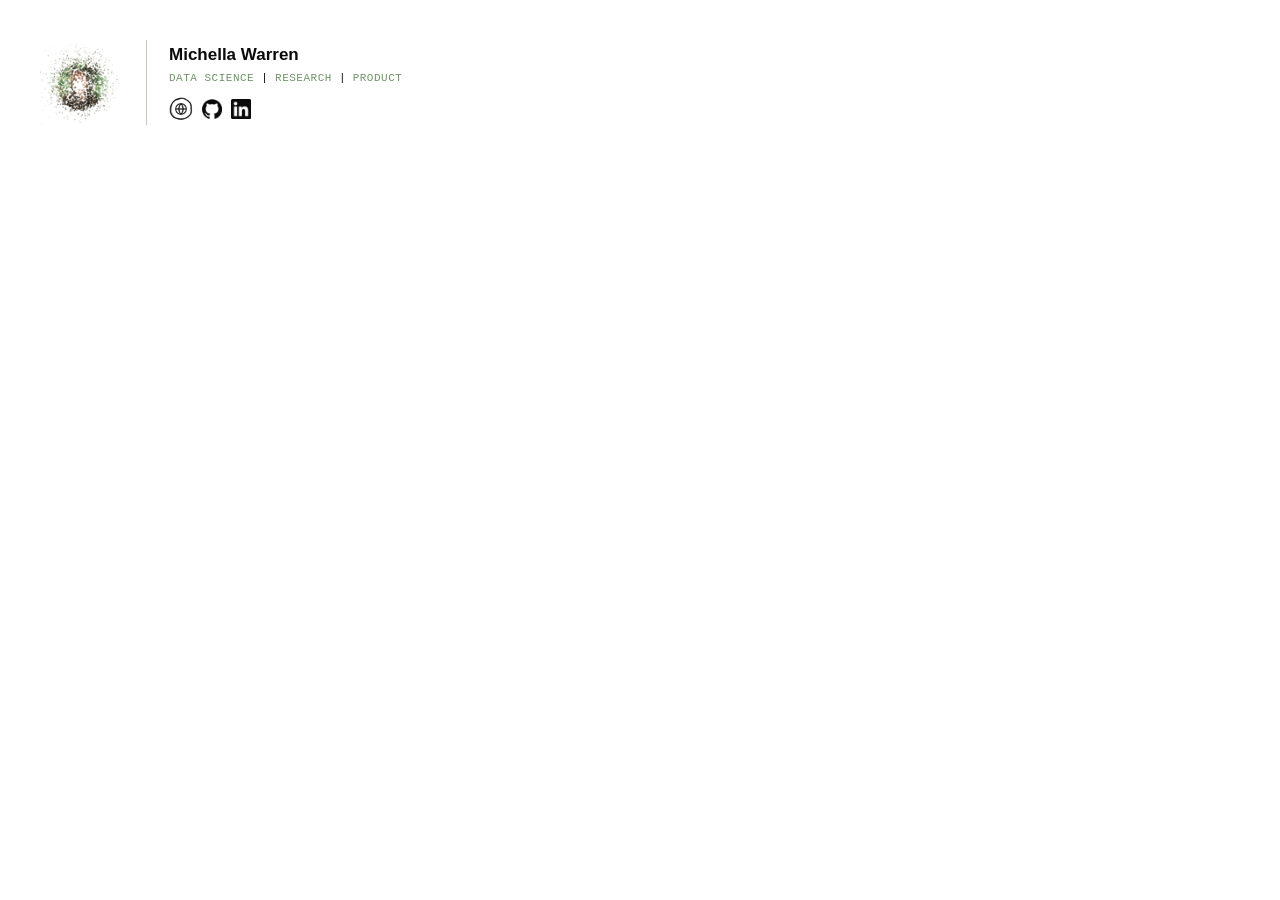
<file: assets/signature/signature.html>
<!doctype html>
<html>
<head>
<meta charset="utf-8">
<title>Michella Warren signature</title>
</head>
<body style="margin:0;padding:40px;background:#FFFFFF;">
<!-- Copy from here ↓ (open this file in a browser, select the signature, copy, paste into Gmail) -->
<table cellpadding="0" cellspacing="0" border="0" role="presentation" style="border-collapse:collapse;font-family:Arial,Helvetica,sans-serif;">
  <tr>
    <td valign="middle" style="padding:0 22px 0 0;">
      <a href="https://michella-stack.github.io/Michella-Warren/" style="text-decoration:none;">
        <img src="https://michella-stack.github.io/Michella-Warren/assets/signature/logo.png" width="84" height="84" alt="Michella Warren" style="display:block;border:0;width:84px;height:84px;">
      </a>
    </td>
    <td valign="middle" style="border-left:1px solid #C9C5BC;padding:4px 0 4px 22px;">
      <div style="font-family:Arial,Helvetica,sans-serif;font-size:17px;line-height:22px;font-weight:bold;color:#0B0B0B;">Michella Warren</div>
      <div style="font-family:'JetBrains Mono',Menlo,Consolas,'Courier New',monospace;font-size:11px;line-height:18px;letter-spacing:0.5px;white-space:nowrap;text-transform:uppercase;color:#6F9468;padding-top:3px;">Data Science <span style="color:#0B0B0B;letter-spacing:0;">|</span> Research <span style="color:#0B0B0B;letter-spacing:0;">|</span> Product</div>
      <table cellpadding="0" cellspacing="0" border="0" role="presentation" style="border-collapse:collapse;margin-top:10px;">
        <tr>
          <td valign="middle" style="padding:0 9px 0 0;">
            <a href="https://michella-stack.github.io/Michella-Warren/" style="text-decoration:none;">
              <img src="https://michella-stack.github.io/Michella-Warren/assets/signature/website.png" width="24" height="24" alt="Portfolio" style="display:block;border:0;width:24px;height:24px;">
            </a>
          </td>
          <td valign="middle" style="padding:0 9px 0 0;">
            <a href="https://github.com/Michella-stack" style="text-decoration:none;">
              <img src="https://michella-stack.github.io/Michella-Warren/assets/signature/github.png" width="20" height="20" alt="GitHub" style="display:block;border:0;width:20px;height:20px;">
            </a>
          </td>
          <td valign="middle">
            <a href="https://www.linkedin.com/in/michellavwarren/" style="text-decoration:none;">
              <img src="https://michella-stack.github.io/Michella-Warren/assets/signature/linkedin.png" width="20" height="20" alt="LinkedIn" style="display:block;border:0;width:20px;height:20px;">
            </a>
          </td>
        </tr>
      </table>
    </td>
  </tr>
</table>
<!-- Copy to here ↑ -->
</body>
</html>
</file>
<file: style.css>
/* ─── Tokens ─────────────────────────────────────────── */
:root {
  --bg:        #FBFAF7;   /* light beige */
  --bg-alt:    #F4F1EA;
  --surface:   #FFFFFF;
  --ink:       #0B0B0B;
  --ink-soft:  #0B0B0B;
  --muted:     #0B0B0B;
  --line:      #E7E3DA;
  --sage:      #6F9468;
  --sage-lt:   #E3ECDF;
  --terra:     #B86E54;
  --terra-lt:  #F3E4DC;

  --font-body:    'JetBrains Mono', ui-monospace, monospace;
  --font-sans:    'Inter', system-ui, sans-serif;   /* kept for small titles */
  --font-display: 'Instrument Serif', Georgia, serif;
  --font-mono:    'JetBrains Mono', ui-monospace, monospace;
  --max: 1080px;
}

*, *::before, *::after { box-sizing: border-box; margin: 0; padding: 0; }
html { scroll-behavior: smooth; }
body {
  font-family: var(--font-body);
  background: var(--bg);
  color: var(--ink);
  font-size: 13.5px;
  line-height: 1.75;
  -webkit-font-smoothing: antialiased;
}
a { color: inherit; text-decoration: none; }
img { max-width: 100%; display: block; }
.wrap { max-width: var(--max); margin: 0 auto; padding: 0 24px; position: relative; z-index: 1; }

/* ─── Particles (light) ──────────────────────────────── */
#celestial-canvas { position: fixed; inset: 0; width: 100%; height: 100%; pointer-events: none; z-index: 0; }

/* ─── Nav ────────────────────────────────────────────── */
nav {
  position: sticky; top: 0; z-index: 10;
  background: rgba(251,250,247,0.86);
  backdrop-filter: blur(10px);
  border-bottom: 1px solid var(--line);
}
nav .wrap { display: flex; align-items: center; justify-content: space-between; height: 68px; }
.logo { display: flex; align-items: center; gap: 10px; font-family: var(--font-mono); font-size: 13px; letter-spacing: .08em; font-weight: 500; }
/* Drop your own logo into the slot: <img class="logo-img" src="logo.svg" alt="MVW logo"> */
.logo-img { height: 54px; width: auto; display: block; }
.logo-slot { width: 28px; height: 28px; border: 1px dashed var(--muted); border-radius: 6px; }
nav ul { display: flex; gap: 28px; list-style: none; }
nav ul a { font-size: 12.5px; letter-spacing: .08em; text-transform: uppercase; color: var(--ink-soft); transition: color .2s; padding: 4px 0; border-bottom: 1px solid transparent; }
nav ul a:hover, nav ul a.active { color: var(--ink); border-bottom-color: var(--ink); }

/* ─── Type ───────────────────────────────────────────── */
.eyebrow { font-family: var(--font-mono); font-size: 12px; letter-spacing: .14em; text-transform: uppercase; color: var(--ink); }
h1, h2 { font-family: var(--font-display); font-weight: 400; letter-spacing: -0.01em; line-height: 1.04; }
h1 { font-size: clamp(2.8rem, 7vw, 5.4rem); }
h2 { font-size: clamp(1.9rem, 3.6vw, 2.8rem); }
h1 em, h2 em { font-style: italic; color: var(--sage); }
h3 { font-family: var(--font-sans); font-size: 1.15rem; font-weight: 500; line-height: 1.3; }
.lead { font-size: 14.5px; color: var(--ink-soft); max-width: 620px; margin-top: 1.4rem; }

/* ─── Page hero ──────────────────────────────────────── */
.page-hero { padding: 88px 0 48px; }
.page-hero h1 { margin: 14px 0 0; font-size: clamp(1.9rem, 3.8vw, 2.9rem); }

/* ─── Home hero ──────────────────────────────────────── */
.hero { padding: 110px 0 72px; display: grid; grid-template-columns: minmax(0, 640px); justify-content: start; position: relative; }
.hero h1 { margin: 18px 0 0; }
.hero-name { margin: 14px 0 0; line-height: 0; }
.hero-signature { display: block; width: min(300px, 100%); height: auto; margin-inline-start: -10px; }
.hero-actions { display: flex; gap: 12px; margin-top: 2rem; flex-wrap: wrap; }
.profile-wrap { position: absolute; visibility: hidden; width: 240px; height: 240px; }
.profile-wrap.fixed { position: fixed; z-index: 2; }
.profile-dust { position: fixed; left: 0; top: 0; pointer-events: none; z-index: 3; display: none; }
.profile-wrap.placed { visibility: visible; }
/* organic layers behind the photo */
.profile-blob, .profile-blob::before {
  position: absolute; pointer-events: none; z-index: 0;
  border-radius: 58% 42% 55% 45% / 48% 58% 42% 52%;
}
.profile-blob {
  inset: -40px -32px -34px -46px;
  background: radial-gradient(75% 75% at 30% 30%, rgba(227,236,223,.95), rgba(214,229,208,.75) 60%, rgba(214,229,208,.35));
  animation: morph 16s ease-in-out infinite alternate;
}
.profile-blob::before {
  content: ""; inset: 14px -22px -20px 22px;
  background: radial-gradient(70% 70% at 70% 70%, rgba(243,228,220,.95), rgba(238,206,190,.6) 65%, rgba(238,206,190,.25));
  animation: morph2 20s ease-in-out infinite alternate;
}
@keyframes morph  { 0% { border-radius: 58% 42% 55% 45% / 48% 58% 42% 52%; transform: rotate(0); }
                    100% { border-radius: 44% 56% 40% 60% / 58% 42% 60% 40%; transform: rotate(14deg); } }
@keyframes morph2 { 0% { border-radius: 46% 54% 60% 40% / 55% 45% 55% 45%; transform: rotate(0); }
                    100% { border-radius: 60% 40% 46% 54% / 42% 60% 40% 58%; transform: rotate(-12deg); } }
.profile-frame {
  position: relative; z-index: 1; width: 100%; height: 100%;
  border-radius: 50%; overflow: hidden; border: 1px solid rgba(255,255,255,.85);
  box-shadow: 0 6px 24px rgba(150,130,190,.18);
  background: var(--bg-alt);
}
.profile-photo { width: 100%; height: 100%; object-fit: cover; filter: saturate(.92) brightness(1.04); }
/* light iridescent sheen */
.profile-frame::after {
  content: ""; position: absolute; inset: 0; pointer-events: none;
  background: linear-gradient(125deg,
    rgba(255,190,220,.55), rgba(190,200,255,.5) 28%, rgba(180,240,225,.5) 52%,
    rgba(255,230,185,.5) 76%, rgba(240,190,255,.55));
  background-size: 250% 250%;
  mix-blend-mode: normal; opacity: .36;
  animation: irid 9s ease-in-out infinite alternate;
}
@keyframes irid { from { background-position: 0% 30%; } to { background-position: 100% 70%; } }
@media (prefers-reduced-motion: reduce) { .profile-frame::after, .profile-blob, .profile-blob::before { animation: none; } }

.btn {
  display: inline-flex; align-items: center; gap: 8px;
  font-size: 14px; font-weight: 500; padding: 11px 20px; border-radius: 999px;
  background: var(--ink); color: var(--bg); border: 1px solid var(--ink); transition: all .2s;
  font-size: 12.5px; letter-spacing: .08em; text-transform: uppercase;
}
.btn:hover { background: transparent; color: var(--ink); }
.btn.ghost { background: transparent; color: var(--ink); border-color: var(--line); }
.btn.ghost:hover { border-color: var(--ink); }

/* ─── Metrics strip ──────────────────────────────────── */
.metrics { display: grid; grid-template-columns: repeat(4, 1fr); border-top: 1px solid var(--line); border-bottom: 1px solid var(--line); margin: 24px 0 0; background: var(--surface); }
.metric { padding: 28px 24px; border-inline-end: 1px solid var(--line); }
.metric:last-child { border-inline-end: 0; }
.metric .num { font-family: var(--font-display); font-size: 2.8rem; line-height: 1; }
.metric .num.hand { display: block; height: 48px; width: auto; max-width: 100%; overflow: visible; }
.metric .num.hand text { font-family: var(--font-display); font-size: 52px; fill: none; stroke: var(--ink, #0B0B0B); stroke-width: 1.3; stroke-linejoin: round; filter: url(#rough); }
.metric .num.hand text { direction: ltr; unicode-bidi: bidi-override; }
html[dir="rtl"] .metric .num.hand { margin-inline-start: 0; margin-inline-end: auto; margin-left: auto; margin-right: 0; }
.metric .num.hand .t2 { stroke-width: .8; opacity: .4; }
.mini-stats { display: flex; flex-wrap: wrap; gap: 10px 28px; margin: 14px 0 4px; padding: 12px 0; border-block: 1px solid var(--line); }
.mini-stats span { font-size: 12px; letter-spacing: .03em; color: var(--muted); }
.mini-stats b { display: block; font-family: var(--font-display); font-weight: 400; font-size: 1.9rem; line-height: 1.1; color: var(--ink, #0B0B0B); letter-spacing: 0; }
.metric .lbl { font-size: 12px; letter-spacing: .04em; color: var(--muted); margin-top: 8px; }

/* ─── Sections ───────────────────────────────────────── */
section.block { padding: 72px 0; }
section.alt { background: var(--bg-alt); border-top: 1px solid var(--line); border-bottom: 1px solid var(--line); }
.section-head { display: flex; justify-content: space-between; align-items: end; gap: 24px; margin-bottom: 36px; flex-wrap: wrap; }
.pillars { display: grid; grid-template-columns: repeat(3, 1fr); gap: 24px; }
.pillar { border-top: 1px solid var(--ink); padding-top: 18px; }
.pillar .n { font-family: var(--font-mono); font-size: 12px; color: var(--muted); }
.pillar h3 { margin: 10px 0 8px; }
.pillar p { color: var(--ink-soft); font-size: 13px; }

/* ─── Project rows & cards ───────────────────────────── */
.rows { border-top: 1px solid var(--line); }
.row {
  display: grid; grid-template-columns: 180px 1fr auto; gap: 28px; align-items: start;
  padding: 32px 0; border-bottom: 1px solid var(--line);
}
.row .meta { font-family: var(--font-mono); font-size: 12px; letter-spacing: .06em; color: var(--muted); text-transform: uppercase; padding-top: 4px; }
.row h3 { font-size: 1.35rem; margin-bottom: 8px; }
.row p { color: var(--ink-soft); max-width: 640px; font-size: 13px; }
.row p a { text-decoration: underline; text-decoration-color: var(--muted); text-underline-offset: 3px; }
.row p a:hover { text-decoration-color: var(--ink); }
.row .small { font-size: 12px; color: var(--muted); margin-top: 10px; }
.row .links { display: flex; gap: 8px; flex-wrap: wrap; justify-content: flex-end; }
.chips { display: flex; flex-wrap: wrap; gap: 6px; margin-top: 14px; }
.chip { font-family: var(--font-mono); font-size: 11.5px; padding: 3px 10px; border: 1px solid var(--line); border-radius: 999px; color: var(--ink-soft); background: var(--surface); }
.chip.hl { background: var(--sage-lt); border-color: transparent; color: #3E5F39; }
.chip.case { background: var(--terra-lt); border-color: transparent; color: #8A4A33; }
a.pill { font-size: 12px; letter-spacing: .06em; text-transform: uppercase; padding: 6px 14px; border: 1px solid var(--line); border-radius: 999px; background: var(--surface); transition: all .2s; white-space: nowrap; }
a.pill:hover { border-color: var(--ink); }

/* ─── Skills ─────────────────────────────────────────── */
.skills { display: grid; grid-template-columns: repeat(3, 1fr); gap: 36px 32px; }
.skill-group h4 { font-family: var(--font-mono); font-size: 12px; letter-spacing: .12em; text-transform: uppercase; color: var(--muted); font-weight: 500; margin-bottom: 12px; padding-bottom: 10px; border-bottom: 1px solid var(--line); }
.skill-group .chips { margin-top: 0; }

/* ─── Interests ──────────────────────────────────────── */
.interest { display: grid; grid-template-columns: 60px 1fr; gap: 16px; padding: 28px 0; border-bottom: 1px solid var(--line); }
.interest:first-child { border-top: 1px solid var(--line); }
.interest .n { font-family: var(--font-mono); font-size: 12px; color: var(--muted); padding-top: 6px; }
.interest p { color: var(--ink-soft); margin-top: 6px; max-width: 680px; font-size: 15px; }

/* ─── CTA / contact ──────────────────────────────────── */
.cta { background: var(--ink); color: var(--bg); border-radius: 20px; padding: 48px; }
.cta h2 { color: var(--bg); }
.cta p { color: #CFCAC0; margin-top: 12px; max-width: 560px; }
.cta .btn { background: var(--bg); color: var(--ink); border-color: var(--bg); margin-top: 24px; }
.cta .btn:hover { background: transparent; color: var(--bg); }
.contact-links { display: grid; grid-template-columns: repeat(3, 1fr); gap: 16px; }
.contact-card { background: var(--surface); border: 1px solid var(--line); border-radius: 14px; padding: 24px; transition: border-color .2s; }
.contact-card:hover { border-color: var(--ink); }
.contact-card .eyebrow { display: block; margin-bottom: 8px; }
.services { display: grid; grid-template-columns: repeat(3, 1fr); gap: 16px; margin-top: 8px; }
.service { border: 1px solid var(--line); border-radius: 14px; padding: 24px; background: var(--surface); }
.service p { color: var(--ink-soft); font-size: 13px; margin-top: 8px; }

/* ─── Footer ─────────────────────────────────────────── */
footer { border-top: 1px solid var(--line); padding: 32px 0 56px; margin-top: 48px; position: relative; z-index: 1; }
footer .wrap { display: flex; justify-content: space-between; gap: 16px; flex-wrap: wrap; font-size: 12px; letter-spacing: .04em; color: var(--muted); }
.footer-links { display: flex; gap: 20px; }
.footer-links a:hover { color: var(--ink); }

/* ─── Language switcher (injected by translations.js) ── */
#lang-switcher { position: fixed; right: 20px; bottom: 20px; z-index: 50; }
#lang-toggle {
  display: flex; align-items: center; gap: 6px; font: 500 12px var(--font-mono);
  padding: 8px 12px; border-radius: 999px; border: 1px solid var(--line);
  background: var(--surface); color: var(--ink); cursor: pointer; transition: border-color .2s;
}
#lang-toggle:hover { border-color: var(--ink); }
#lang-dropdown {
  display: none; position: absolute; right: 0; bottom: 44px; min-width: 150px;
  background: var(--surface); border: 1px solid var(--line); border-radius: 12px; padding: 6px;
  box-shadow: 0 8px 24px rgba(28,27,25,.08);
}
#lang-switcher.open #lang-dropdown { display: block; }
.lang-option { display: block; width: 100%; text-align: left; font: 400 13px var(--font-body); padding: 8px 12px; border: 0; background: none; color: var(--ink-soft); border-radius: 8px; cursor: pointer; }
.lang-option:hover { background: var(--bg-alt); color: var(--ink); }
.lang-option.active { color: var(--sage); font-weight: 600; }
body.rtl { direction: rtl; }
body.rtl .lang-option { text-align: right; }
body.rtl #lang-switcher { right: auto; left: 20px; }
body.rtl #lang-dropdown { right: auto; left: 0; }

/* ─── Responsive ─────────────────────────────────────── */
@media (max-width: 860px) {
  .hero { grid-template-columns: 1fr; padding-top: 64px; }
  .profile-wrap { position: relative; visibility: visible; width: 150px; height: 150px; margin: 56px 0 24px; margin-inline-start: 58px; }
  nav .wrap { height: 60px; }
  .logo-img { height: 46px; }
  .metrics { grid-template-columns: repeat(2, 1fr); }
  .metric:nth-child(2) { border-inline-end: 0; }
  .metric:nth-child(-n+2) { border-bottom: 1px solid var(--line); }
  .pillars, .skills, .services, .contact-links { grid-template-columns: 1fr; }
  .row { grid-template-columns: 1fr; gap: 10px; }
  .row .links { justify-content: flex-start; }
  nav ul { gap: 16px; }
  .cta { padding: 32px 24px; }
}
@media (max-width: 520px) { nav .wrap { padding: 0 16px; } nav ul a { font-size: 9.5px; letter-spacing: .02em; } nav ul { gap: 8px; } .logo-img { height: 38px; } .wrap { padding: 0 16px; } }
@media (prefers-reduced-motion: reduce) { html { scroll-behavior: auto; } }

/* ─── Hand-drawn outlines (pills.js draws the strokes) ── */
.sk { position: relative; border-color: transparent !important; }
.sk-line { z-index: 1; }
.btn.sk, a.pill.sk, .chip.sk { isolation: isolate; }

/* ─── Hover glow + sparks ───────────────────────────── */
.glow { transition: box-shadow .35s ease, background .2s, color .2s; }
.glow:hover, .glow:focus-visible { box-shadow: 0 0 22px rgba(111,148,104,.32), 0 0 9px rgba(184,110,84,.2); }
.sparks { position: absolute; inset: 0; pointer-events: none; overflow: visible; z-index: 3; }
.sparks i { position: absolute; border-radius: 50%; opacity: 0; box-shadow: 0 0 6px currentColor; animation: spark .95s ease-out forwards; }
@keyframes spark {
  0%   { opacity: 0; transform: translate(0,0) scale(.4); }
  18%  { opacity: .95; }
  100% { opacity: 0; transform: translate(var(--dx), var(--dy)) scale(1); }
}
@media (prefers-reduced-motion: reduce) { .sparks { display: none; } .glow { transition: none; } }

/* ─── Home: smaller corner signature (this page only) ── */
body.page-home nav .wrap { height: 58px; }
body.page-home .logo-img { height: 42px; }
@media (max-width: 860px) { body.page-home nav .wrap { height: 54px; } body.page-home .logo-img { height: 36px; } }
@media (max-width: 520px) { body.page-home .logo-img { height: 34px; } }

/* ─── Skills accordion (home) ───────────────────────── */
.skills-home .section-head { margin-bottom: 28px; }
.acc { border-top: 1px solid var(--ink); }
.acc details { border-bottom: 1px solid var(--line); }
.acc summary {
  list-style: none; cursor: pointer; display: grid; align-items: center; gap: 24px;
  grid-template-columns: minmax(180px, 280px) 1fr auto 28px; padding: 20px 0; transition: background .25s;
}
.acc summary::-webkit-details-marker { display: none; }
.acc summary:hover .g-name { text-decoration: underline; text-underline-offset: 5px; }
.acc summary:focus-visible { outline: 2px solid var(--ink); outline-offset: 4px; }
.g-name { font-family: var(--font-mono); font-size: 12px; letter-spacing: .12em; text-transform: uppercase; font-weight: 500; }
.g-preview { font-size: 12px; opacity: .62; white-space: nowrap; overflow: hidden; text-overflow: ellipsis; }
.g-count { font-family: var(--font-mono); font-size: 11px; letter-spacing: .1em; opacity: .55; }
.g-icon { position: relative; width: 22px; height: 22px; justify-self: end; }
.g-icon::before, .g-icon::after { content: ""; position: absolute; left: 3px; right: 3px; top: 10px; height: 1.5px; background: var(--ink); border-radius: 2px; transition: transform .35s ease, opacity .25s; }
.g-icon::after { transform: rotate(90deg); }
details[open] .g-icon::after { transform: rotate(0); opacity: 0; }
.acc .panel { padding: 0 0 26px; padding-inline-start: calc(min(280px, 25%) + 24px); }
details[open] .panel { animation: accIn .4s cubic-bezier(.2,.7,.2,1); }
@keyframes accIn { from { opacity: 0; transform: translateY(-8px); } to { opacity: 1; transform: none; } }
@media (max-width: 860px) {
  .acc summary { grid-template-columns: 1fr auto 28px; gap: 12px; }
  .g-preview { display: none; }
  .acc .panel { padding-left: 0; }
}
@media (prefers-reduced-motion: reduce) { details[open] .panel { animation: none; } .g-icon::before, .g-icon::after { transition: none; } }

/* ─── Expandable project rows (Work + Research) ─────── */
.projects { border-top: 1px solid var(--ink); }
.proj { border-bottom: 1px solid var(--line); }
.proj summary {
  list-style: none; cursor: pointer; display: grid; align-items: center; gap: 24px;
  grid-template-columns: 170px minmax(0, 1fr) auto 28px; padding: 22px 0;
}
.proj summary::-webkit-details-marker { display: none; }
.proj summary:focus-visible { outline: 2px solid var(--ink); outline-offset: 4px; }
.proj summary h3 { font-size: 1.15rem; font-weight: 500; margin: 0; }
.proj summary:hover h3 { text-decoration: underline; text-underline-offset: 5px; }
.proj .meta { font-family: var(--font-mono); font-size: 12px; letter-spacing: .06em; text-transform: uppercase; }
.proj .links { display: flex; gap: 8px; flex-wrap: wrap; justify-content: flex-end; }
.proj .panel { padding: 0 0 30px; padding-inline-start: calc(170px + 24px); padding-inline-end: 52px; }
.proj .panel p { font-size: 13px; max-width: none; text-align: justify; hyphens: auto; -webkit-hyphens: auto; margin-top: 0; }
.proj .panel p + p { margin-top: 10px; }
.proj .panel .small { font-size: 12px; margin-top: 12px; }
.proj .panel .chips { margin-top: 16px; }
.proj[open] .panel { animation: accIn .4s cubic-bezier(.2,.7,.2,1); }
@media (max-width: 860px) {
  .proj summary { grid-template-columns: minmax(0, 1fr) 28px; gap: 8px 12px; padding: 18px 0; }
  .proj .meta { grid-column: 1 / -1; }
  .proj .links { grid-column: 1; justify-content: flex-start; }
  .proj .g-icon { grid-row: 2; grid-column: 2; }
  .proj .panel { padding: 0 0 26px 0; }
}
@media (prefers-reduced-motion: reduce) { .proj[open] .panel { animation: none; } }
.proj .panel p a { text-decoration: underline; text-decoration-color: var(--muted); text-underline-offset: 3px; overflow-wrap: anywhere; }
.proj .panel p a:hover { text-decoration-color: var(--ink); }

/* ─── Image-saving deterrents (see protect.js) ───────── */
img, svg, .profile-dust { -webkit-user-drag: none; -webkit-touch-callout: none; }
img, .profile-wrap, .hero-name { user-select: none; -webkit-user-select: none; }

/* ─── Hand-drawn outline button (e.g. "Let's Connect" on Interests) ── */
.sketch { position: relative; display: inline-flex; align-items: center; padding: 12px 26px; font-size: 12.5px; font-weight: 500; letter-spacing: .08em; text-transform: uppercase;
  color: inherit; background: none; border: 0; border-radius: 0; text-decoration: none; cursor: pointer; }
.sketch svg { position: absolute; inset: 0; width: 100%; height: 100%; overflow: visible; pointer-events: none; }
.sketch path { fill: none; stroke: currentColor; stroke-width: 1.5; stroke-linecap: round; stroke-linejoin: round; vector-effect: non-scaling-stroke; stroke-dasharray: 420; stroke-dashoffset: 0; }
.sketch path + path { opacity: .45; stroke-width: 1; }
.sketch:hover path { animation: redraw .8s ease; }
@keyframes redraw { from { stroke-dashoffset: 420; } to { stroke-dashoffset: 0; } }
.sketch span { position: relative; }

/* ─── Top bar: centred link list, language icon at the far right ── */
nav .wrap { display: grid; grid-template-columns: 1fr auto 1fr; align-items: center; }
nav .logo { justify-self: start; }
nav ul { justify-self: center; }
#lang-switcher { position: relative; right: auto; bottom: auto; justify-self: end; z-index: 50; }
nav #lang-toggle { background: transparent; color: var(--ink); }

/* language menu: square card on a coloured layer, drawn outline (pills.js) */
#lang-dropdown {
  top: calc(100% + 12px); bottom: auto; right: 0; min-width: 170px; padding: 6px;
  --c: #8FAF8A; --edge: color-mix(in srgb, #8FAF8A 50%, #000);
  background: #f6f1e8; background: color-mix(in srgb, var(--c) 12%, #fffdf8);
  border: 0; border-radius: 0; box-shadow: 7px 7px 0 0 var(--c);
}
.lang-option { border-radius: 0; }
.lang-option:hover { background: rgba(143,175,138,.22); }
.lang-option.active { color: var(--ink); background: rgba(143,175,138,.34); font-weight: 600; }
body.rtl #lang-switcher { left: auto; }

@media (max-width: 760px) {
  nav .wrap, body.page-home nav .wrap { height: auto; padding-top: 8px; padding-bottom: 8px; row-gap: 4px;
    grid-template-columns: 1fr auto; grid-template-areas: "logo lang" "links links"; }
  nav .logo { grid-area: logo; }
  #lang-switcher { grid-area: lang; }
  nav ul { grid-area: links; justify-self: center; gap: 16px; }
  nav ul a { font-size: 10.5px; letter-spacing: .04em; }
  .logo-img { height: 40px; } body.page-home .logo-img { height: 36px; }
}

/* ─── Arabic / RTL ───────────────────────────────────── */
body.rtl, body.rtl * { letter-spacing: 0 !important; }
body.rtl { line-height: 1.9; }
body.rtl .eyebrow, body.rtl nav ul a, body.rtl .btn, body.rtl a.pill, body.rtl .g-name, body.rtl .proj .meta { text-transform: none; }
html[dir="rtl"] .hero-actions { justify-content: flex-start; }
html[dir="rtl"] .chips { justify-content: flex-start; }
</file>
